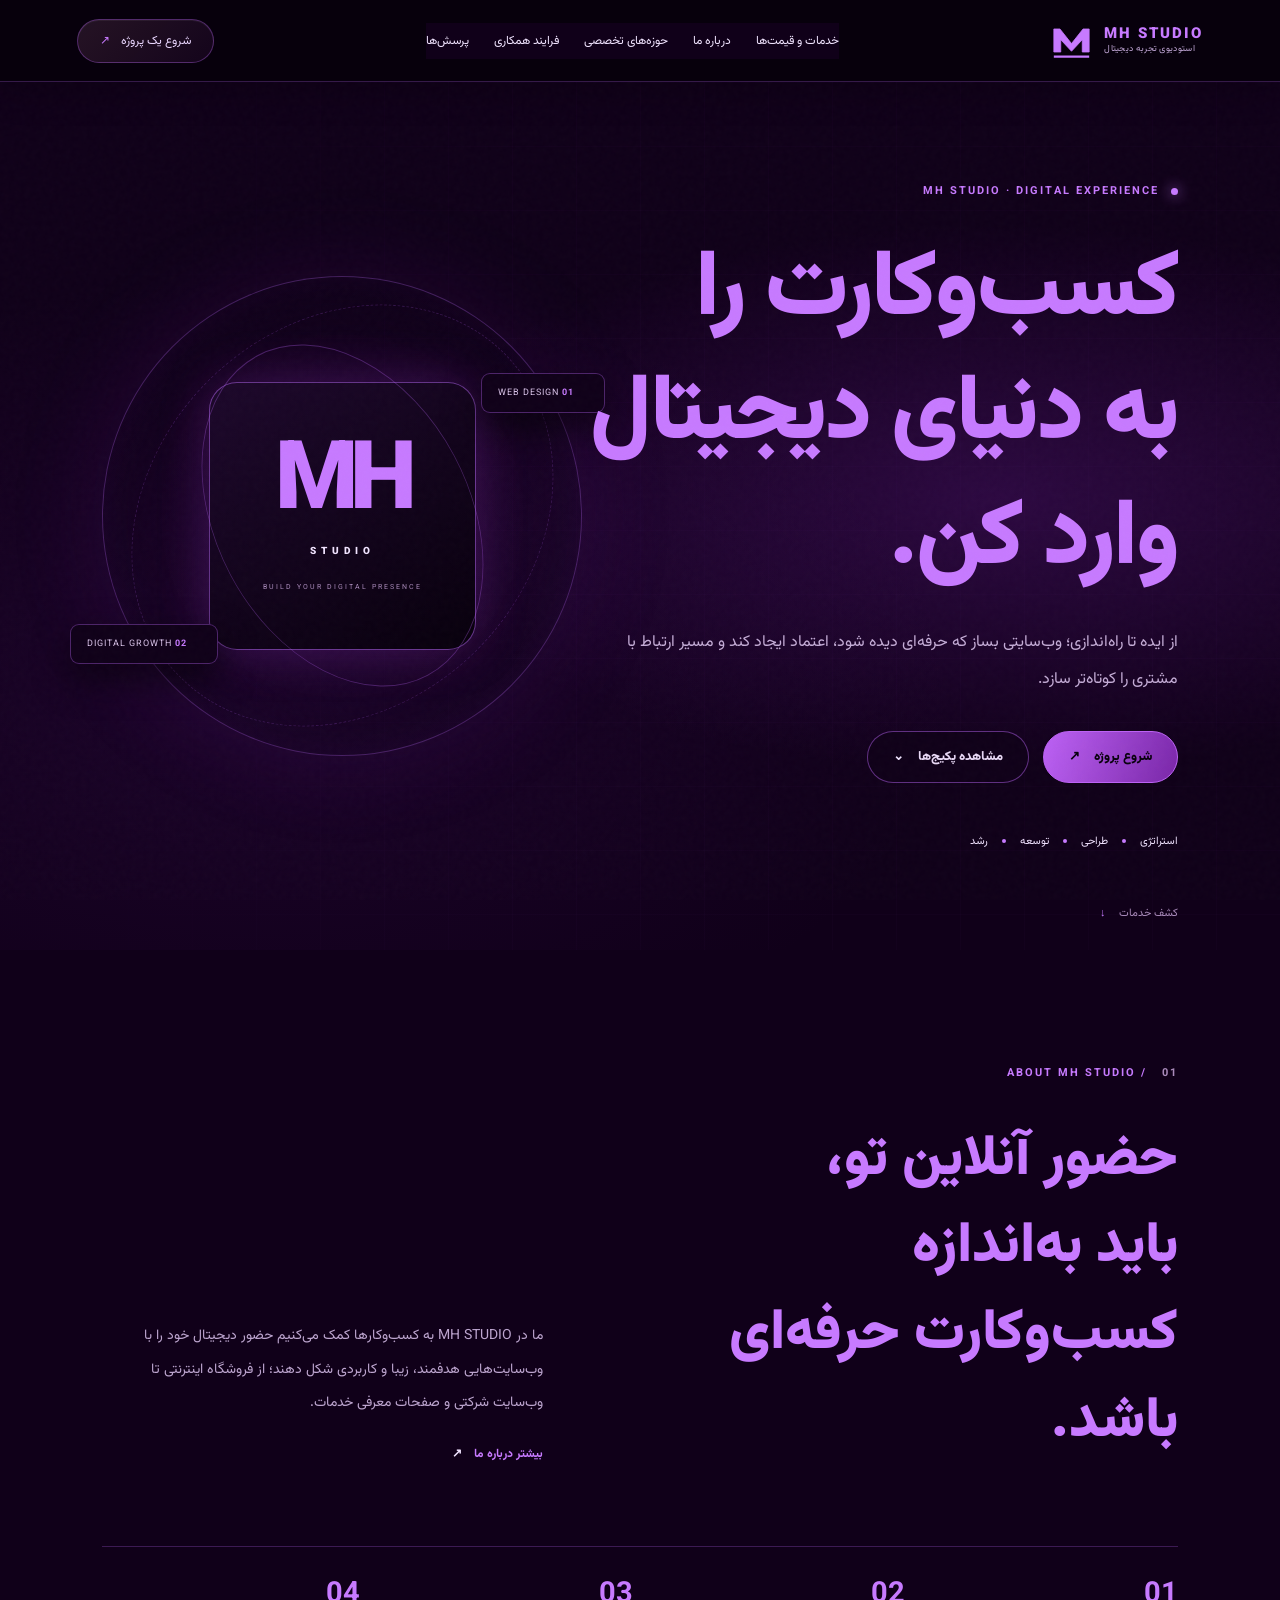
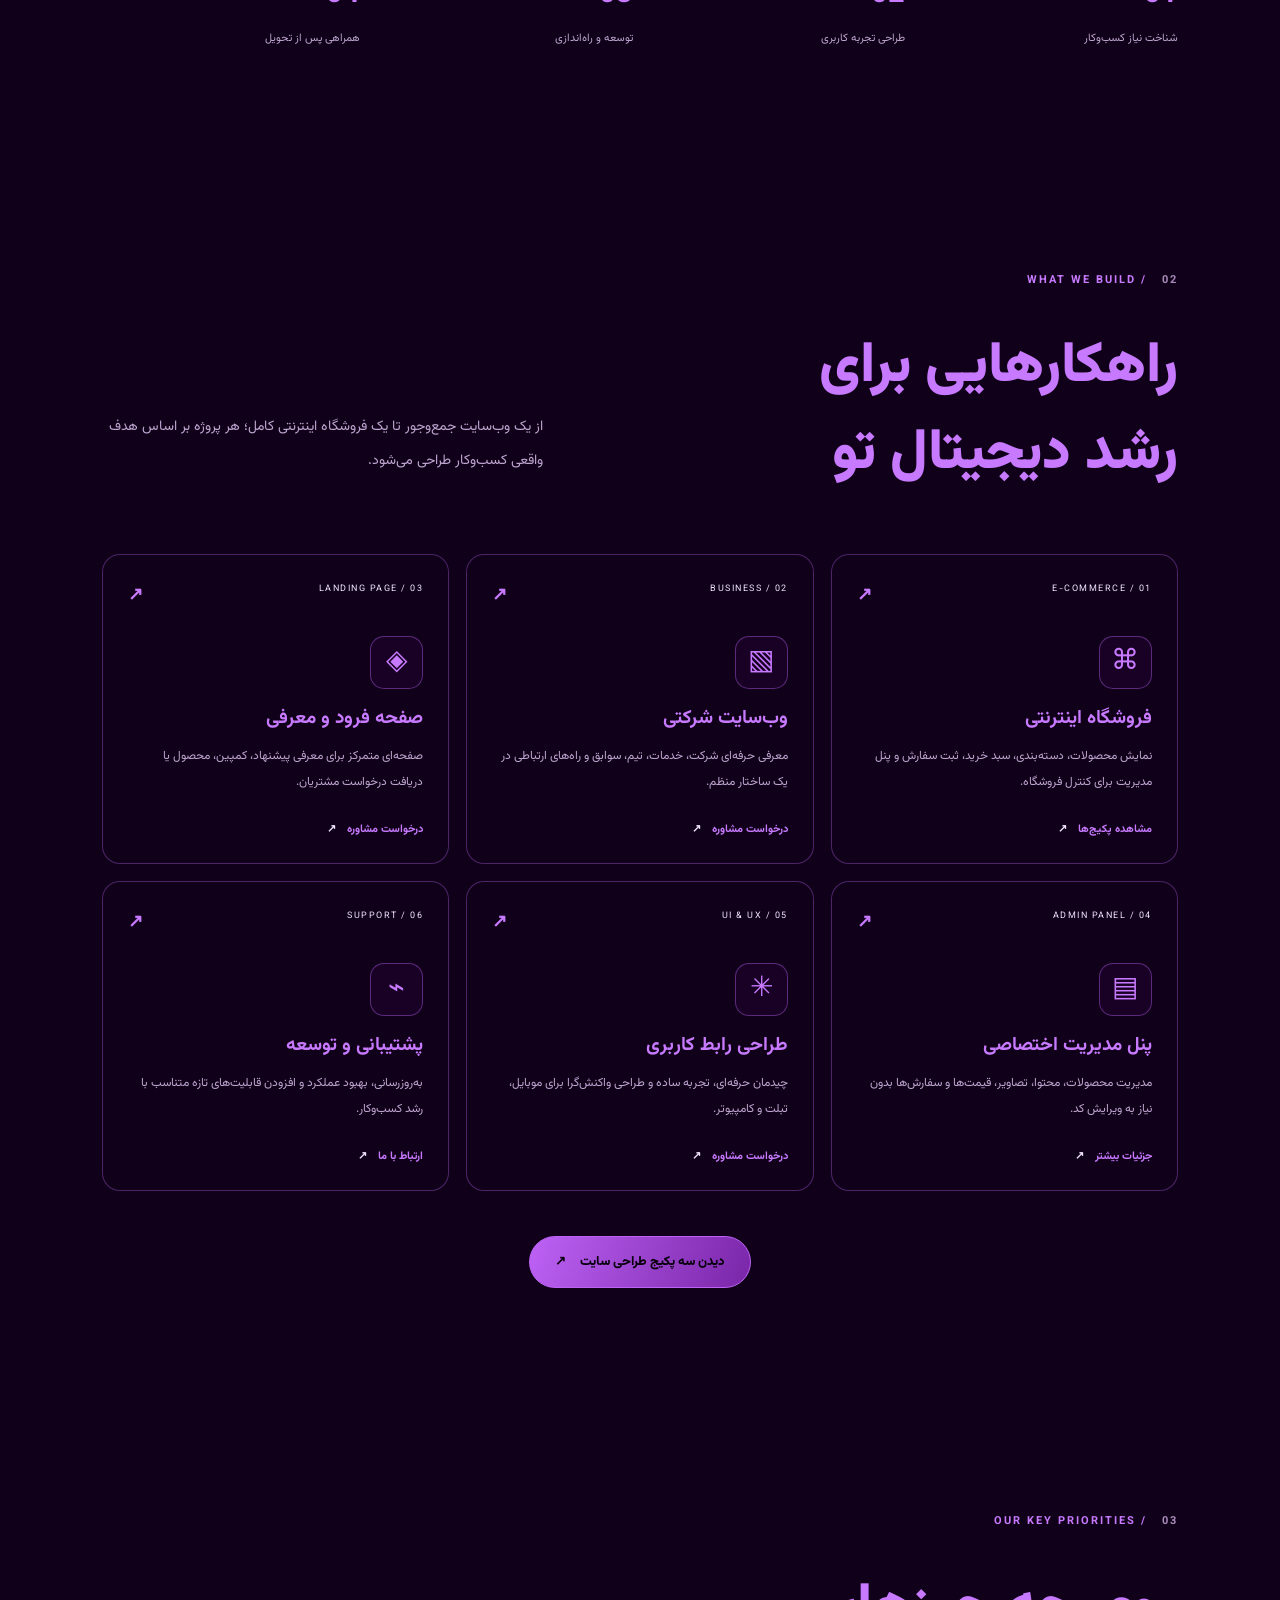
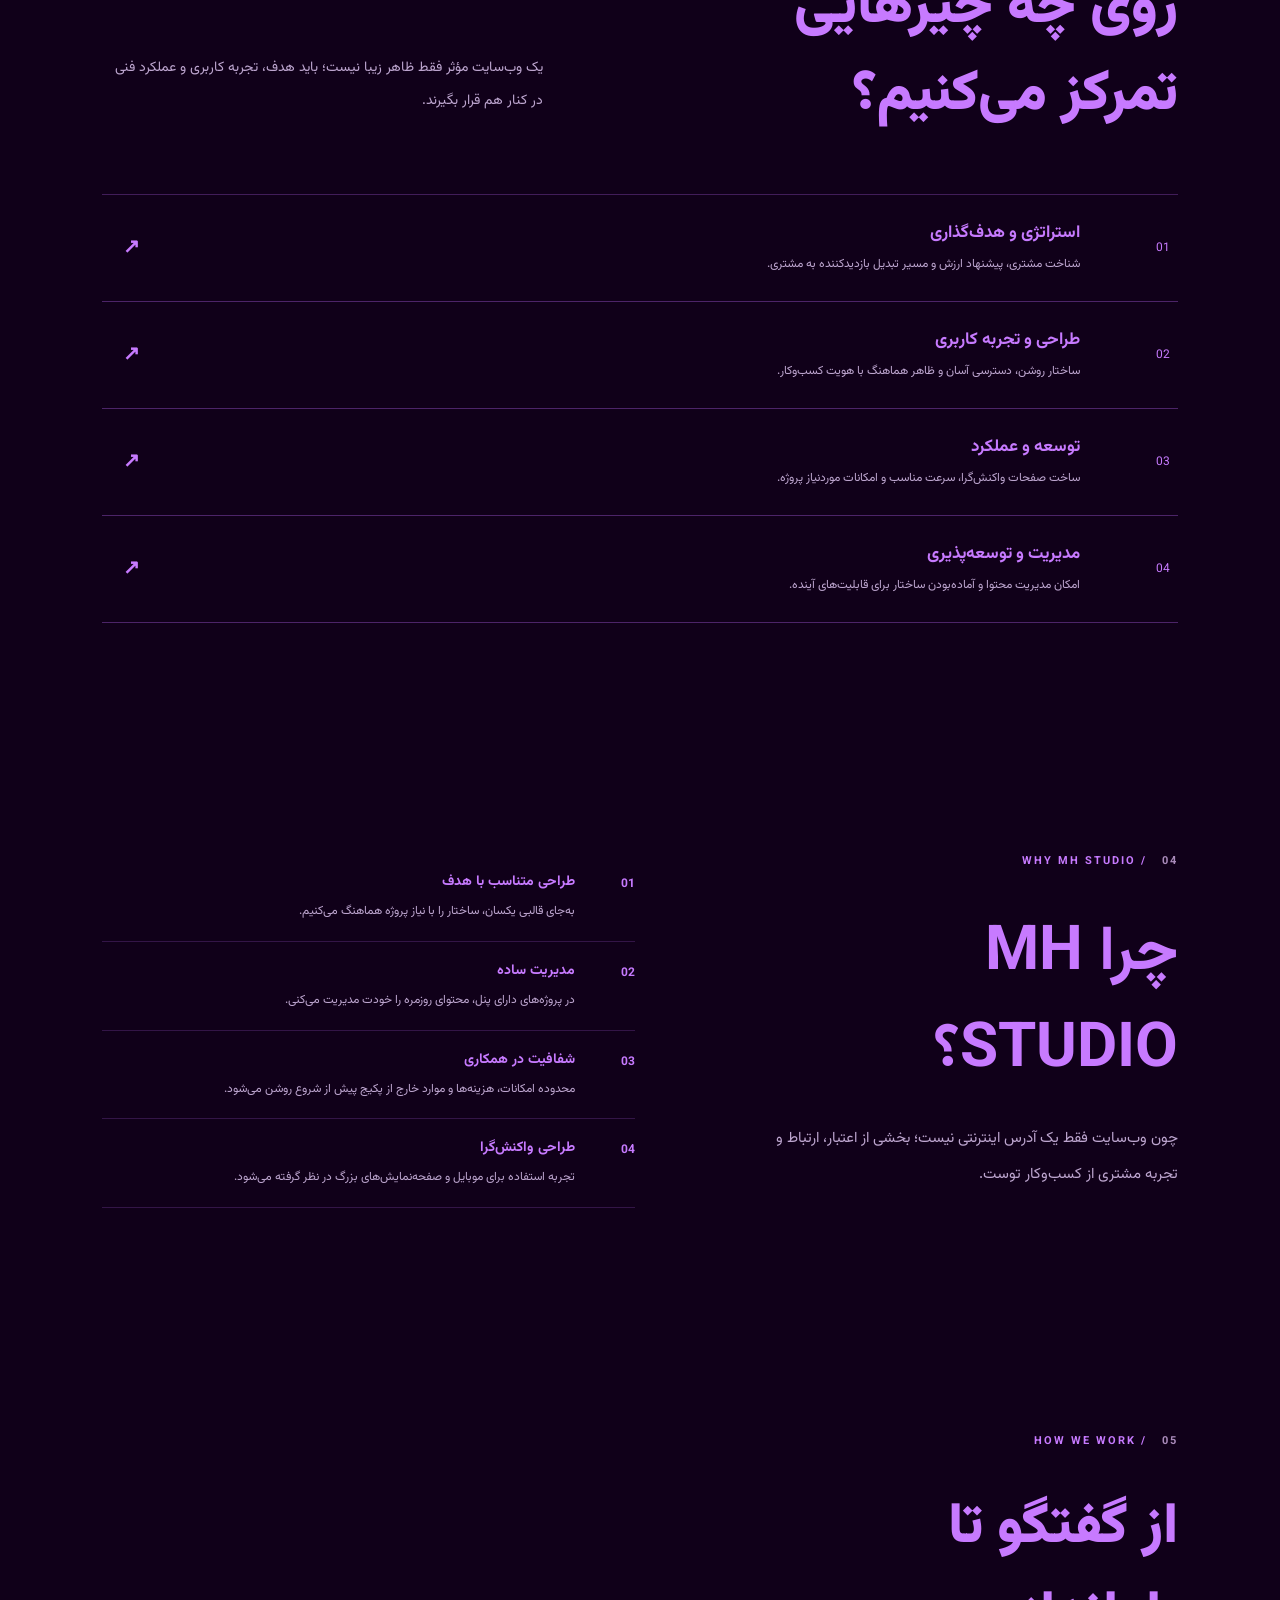
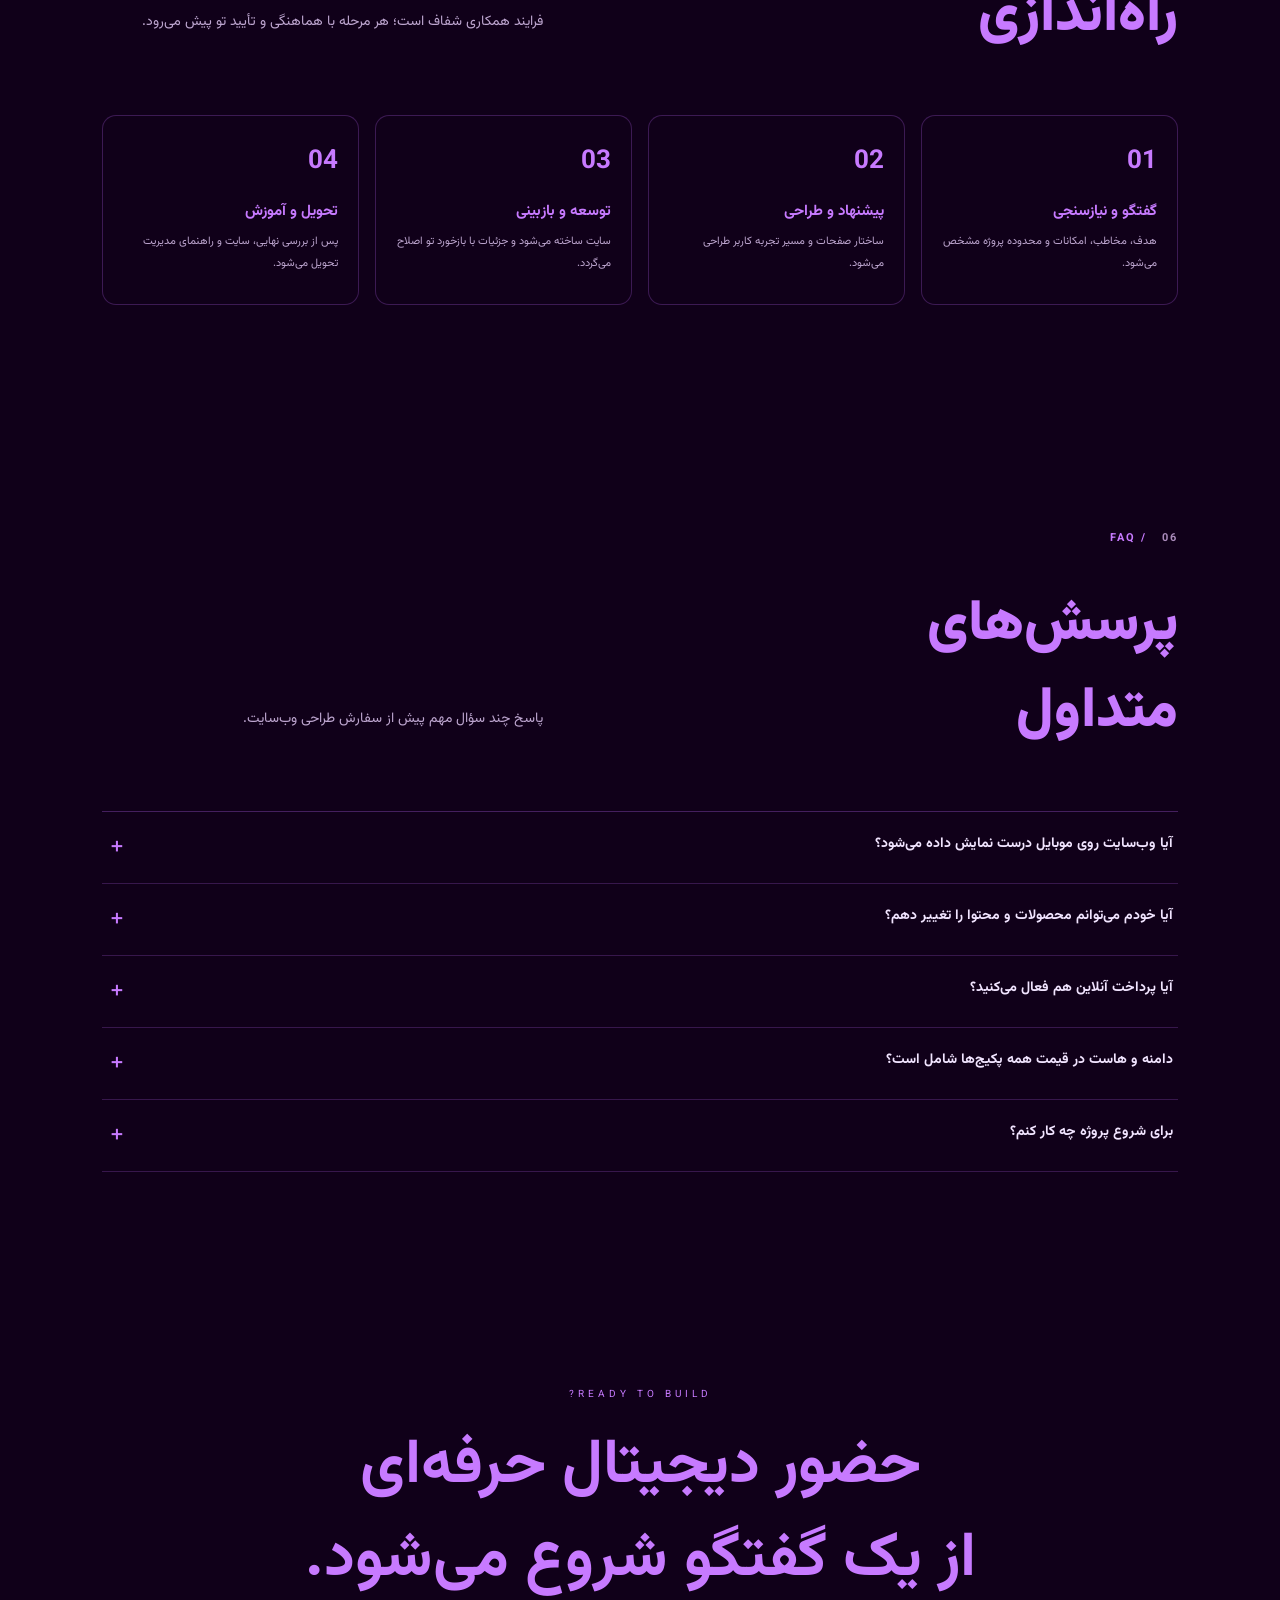
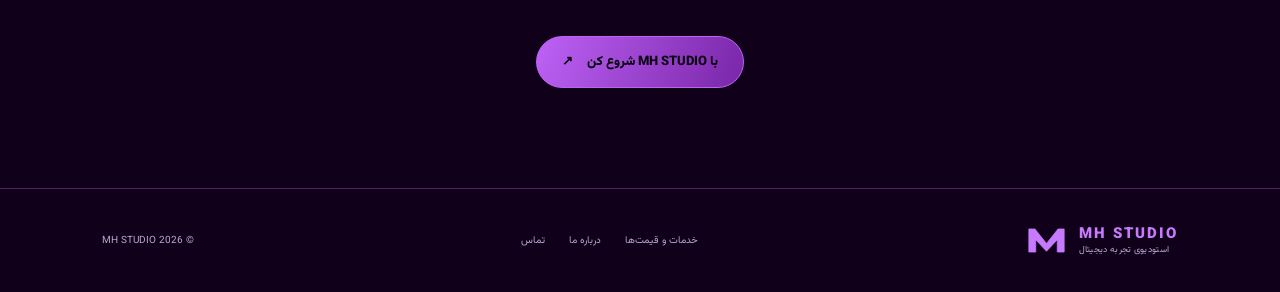
<file: index.html>
<!doctype html>
<html lang="fa" dir="rtl">
<head>
<meta charset="utf-8"><meta name="viewport" content="width=device-width,initial-scale=1">
<meta name="theme-color" content="#08000d">
<meta name="description" content="MH STUDIO — طراحی و توسعه وب‌سایت‌های حرفه‌ای، فروشگاهی و هویت دیجیتال برای کسب‌وکارها.">
<title>MH STUDIO | طراحی و توسعه تجربه‌های دیجیتال</title>
<link rel="preconnect" href="https://fonts.googleapis.com"><link rel="preconnect" href="https://fonts.gstatic.com" crossorigin>
<link href="https://fonts.googleapis.com/css2?family=Vazirmatn:wght@300;400;500;600;700;800;900&display=swap" rel="stylesheet">
<link rel="stylesheet" href="style.css">
</head>
<body class="mr7-inspired">
<div class="noise"></div>
<header class="site-header" id="top">
 <a class="brand" href="index.html" aria-label="MH STUDIO"><svg class="brand-mark" viewBox="0 0 56 56" aria-hidden="true"><path d="M5 43V13h8l15 19 15-19h8v30h-9V27L28 42 14 27v16z" fill="currentColor"/><path d="M5 49h46" stroke="currentColor" stroke-width="3"/></svg><span><b>MH STUDIO</b><small>استودیوی تجربه دیجیتال</small></span></a>
 <button class="menu-toggle" aria-label="باز کردن منو" aria-expanded="false"><i></i><i></i></button>
 <nav class="main-nav"><a href="services.html">خدمات و قیمت‌ها</a><a href="#about">درباره ما</a><a href="#focus">حوزه‌های تخصصی</a><a href="#process">فرایند همکاری</a><a href="#faq">پرسش‌ها</a></nav>
 <a class="header-cta" href="contact.html">شروع یک پروژه <span>↗</span></a>
</header>
<main>
<section class="mr-hero">
 <div class="mr-hero-glow"></div><div class="mr-hero-grid"></div>
 <div class="mr-hero-inner">
  <p class="mr-kicker"><span></span> MH STUDIO · DIGITAL EXPERIENCE</p>
  <h1>کسب‌وکارت را<br>به <em>دنیای دیجیتال</em><br>وارد کن.</h1>
  <p class="mr-hero-sub">از ایده تا راه‌اندازی؛ وب‌سایتی بساز که حرفه‌ای دیده شود، اعتماد ایجاد کند و مسیر ارتباط با مشتری را کوتاه‌تر سازد.</p>
  <div class="mr-hero-actions"><a class="mr-btn mr-btn-primary" href="contact.html">شروع پروژه <span>↗</span></a><a class="mr-btn mr-btn-ghost" href="services.html">مشاهده پکیج‌ها <span>⌄</span></a></div>
  <div class="mr-hero-note"><span>استراتژی</span><i></i><span>طراحی</span><i></i><span>توسعه</span><i></i><span>رشد</span></div>
 </div>
 <div class="mr-hero-art" aria-hidden="true"><div class="mr-orbit orbit-1"></div><div class="mr-orbit orbit-2"></div><div class="mr-art-core"><div class="mr-art-logo">MH<span>STUDIO</span></div><div class="mr-art-caption">BUILD YOUR DIGITAL PRESENCE</div></div><div class="mr-float mr-float-a">WEB DESIGN <b>01</b></div><div class="mr-float mr-float-b">DIGITAL GROWTH <b>02</b></div></div>
 <a class="mr-scroll" href="#services">کشف خدمات <span>↓</span></a>
</section>
<section class="mr-intro mr-wrap" id="about">
 <div class="mr-section-eyebrow"><span>01</span> / ABOUT MH STUDIO</div>
 <div class="mr-intro-grid"><h2>حضور آنلاین تو،<br><em>باید به‌اندازه کسب‌وکارت حرفه‌ای باشد.</em></h2><div><p>ما در MH STUDIO به کسب‌وکارها کمک می‌کنیم حضور دیجیتال خود را با وب‌سایت‌هایی هدفمند، زیبا و کاربردی شکل دهند؛ از فروشگاه اینترنتی تا وب‌سایت شرکتی و صفحات معرفی خدمات.</p><a class="mr-text-link" href="about.html">بیشتر درباره ما <span>↗</span></a></div></div>
 <div class="mr-stat-row"><div><b>01</b><span>شناخت نیاز کسب‌وکار</span></div><div><b>02</b><span>طراحی تجربه کاربری</span></div><div><b>03</b><span>توسعه و راه‌اندازی</span></div><div><b>04</b><span>همراهی پس از تحویل</span></div></div>
</section>
<section class="mr-services" id="services"><div class="mr-wrap">
 <div class="mr-section-eyebrow"><span>02</span> / WHAT WE BUILD</div>
 <div class="mr-heading-row"><h2>راهکارهایی برای<br><em>رشد دیجیتال تو</em></h2><p>از یک وب‌سایت جمع‌وجور تا یک فروشگاه اینترنتی کامل؛ هر پروژه بر اساس هدف واقعی کسب‌وکار طراحی می‌شود.</p></div>
 <div class="mr-service-grid">
  <article class="mr-service-card"><div class="mr-card-top"><span>01 / E-COMMERCE</span><b>↗</b></div><div class="mr-service-icon">⌘</div><h3>فروشگاه اینترنتی</h3><p>نمایش محصولات، دسته‌بندی، سبد خرید، ثبت سفارش و پنل مدیریت برای کنترل فروشگاه.</p><a href="services.html">مشاهده پکیج‌ها <span>↗</span></a></article>
  <article class="mr-service-card"><div class="mr-card-top"><span>02 / BUSINESS</span><b>↗</b></div><div class="mr-service-icon">▧</div><h3>وب‌سایت شرکتی</h3><p>معرفی حرفه‌ای شرکت، خدمات، تیم، سوابق و راه‌های ارتباطی در یک ساختار منظم.</p><a href="contact.html">درخواست مشاوره <span>↗</span></a></article>
  <article class="mr-service-card"><div class="mr-card-top"><span>03 / LANDING PAGE</span><b>↗</b></div><div class="mr-service-icon">◈</div><h3>صفحه فرود و معرفی</h3><p>صفحه‌ای متمرکز برای معرفی پیشنهاد، کمپین، محصول یا دریافت درخواست مشتریان.</p><a href="contact.html">درخواست مشاوره <span>↗</span></a></article>
  <article class="mr-service-card"><div class="mr-card-top"><span>04 / ADMIN PANEL</span><b>↗</b></div><div class="mr-service-icon">▤</div><h3>پنل مدیریت اختصاصی</h3><p>مدیریت محصولات، محتوا، تصاویر، قیمت‌ها و سفارش‌ها بدون نیاز به ویرایش کد.</p><a href="contact.html">جزئیات بیشتر <span>↗</span></a></article>
  <article class="mr-service-card"><div class="mr-card-top"><span>05 / UI & UX</span><b>↗</b></div><div class="mr-service-icon">✳</div><h3>طراحی رابط کاربری</h3><p>چیدمان حرفه‌ای، تجربه ساده و طراحی واکنش‌گرا برای موبایل، تبلت و کامپیوتر.</p><a href="contact.html">درخواست مشاوره <span>↗</span></a></article>
  <article class="mr-service-card"><div class="mr-card-top"><span>06 / SUPPORT</span><b>↗</b></div><div class="mr-service-icon">⌁</div><h3>پشتیبانی و توسعه</h3><p>به‌روزرسانی، بهبود عملکرد و افزودن قابلیت‌های تازه متناسب با رشد کسب‌وکار.</p><a href="contact.html">ارتباط با ما <span>↗</span></a></article>
 </div><div class="mr-center"><a class="mr-btn mr-btn-primary" href="services.html">دیدن سه پکیج طراحی سایت <span>↗</span></a></div>
</div></section>
<section class="mr-focus mr-wrap" id="focus"><div class="mr-section-eyebrow"><span>03</span> / OUR KEY PRIORITIES</div><div class="mr-heading-row"><h2>روی چه چیزهایی<br><em>تمرکز می‌کنیم؟</em></h2><p>یک وب‌سایت مؤثر فقط ظاهر زیبا نیست؛ باید هدف، تجربه کاربری و عملکرد فنی در کنار هم قرار بگیرند.</p></div>
 <div class="mr-focus-list"><article><span>01</span><div><h3>استراتژی و هدف‌گذاری</h3><p>شناخت مشتری، پیشنهاد ارزش و مسیر تبدیل بازدیدکننده به مشتری.</p></div><b>↗</b></article><article><span>02</span><div><h3>طراحی و تجربه کاربری</h3><p>ساختار روشن، دسترسی آسان و ظاهر هماهنگ با هویت کسب‌وکار.</p></div><b>↗</b></article><article><span>03</span><div><h3>توسعه و عملکرد</h3><p>ساخت صفحات واکنش‌گرا، سرعت مناسب و امکانات موردنیاز پروژه.</p></div><b>↗</b></article><article><span>04</span><div><h3>مدیریت و توسعه‌پذیری</h3><p>امکان مدیریت محتوا و آماده‌بودن ساختار برای قابلیت‌های آینده.</p></div><b>↗</b></article></div>
</section>
<section class="mr-why" id="why"><div class="mr-wrap mr-why-grid"><div><div class="mr-section-eyebrow"><span>04</span> / WHY MH STUDIO</div><h2>چرا MH STUDIO؟</h2><p class="mr-why-lead">چون وب‌سایت فقط یک آدرس اینترنتی نیست؛ بخشی از اعتبار، ارتباط و تجربه مشتری از کسب‌وکار توست.</p></div><div class="mr-why-points"><div><b>01</b><p><strong>طراحی متناسب با هدف</strong><span>به‌جای قالبی یکسان، ساختار را با نیاز پروژه هماهنگ می‌کنیم.</span></p></div><div><b>02</b><p><strong>مدیریت ساده</strong><span>در پروژه‌های دارای پنل، محتوای روزمره را خودت مدیریت می‌کنی.</span></p></div><div><b>03</b><p><strong>شفافیت در همکاری</strong><span>محدوده امکانات، هزینه‌ها و موارد خارج از پکیج پیش از شروع روشن می‌شود.</span></p></div><div><b>04</b><p><strong>طراحی واکنش‌گرا</strong><span>تجربه استفاده برای موبایل و صفحه‌نمایش‌های بزرگ در نظر گرفته می‌شود.</span></p></div></div></div></section>
<section class="mr-process mr-wrap" id="process"><div class="mr-section-eyebrow"><span>05</span> / HOW WE WORK</div><div class="mr-heading-row"><h2>از گفتگو تا<br><em>راه‌اندازی</em></h2><p>فرایند همکاری شفاف است؛ هر مرحله با هماهنگی و تأیید تو پیش می‌رود.</p></div><div class="mr-steps"><div><b>01</b><h3>گفتگو و نیازسنجی</h3><p>هدف، مخاطب، امکانات و محدوده پروژه مشخص می‌شود.</p></div><div><b>02</b><h3>پیشنهاد و طراحی</h3><p>ساختار صفحات و مسیر تجربه کاربر طراحی می‌شود.</p></div><div><b>03</b><h3>توسعه و بازبینی</h3><p>سایت ساخته می‌شود و جزئیات با بازخورد تو اصلاح می‌گردد.</p></div><div><b>04</b><h3>تحویل و آموزش</h3><p>پس از بررسی نهایی، سایت و راهنمای مدیریت تحویل می‌شود.</p></div></div></section>
<section class="mr-faq" id="faq"><div class="mr-wrap"><div class="mr-section-eyebrow"><span>06</span> / FAQ</div><div class="mr-heading-row"><h2>پرسش‌های<br><em>متداول</em></h2><p>پاسخ چند سؤال مهم پیش از سفارش طراحی وب‌سایت.</p></div><div class="mr-faq-list">
 <details><summary>آیا وب‌سایت روی موبایل درست نمایش داده می‌شود؟ <span>＋</span></summary><p>بله. طراحی واکنش‌گرا برای موبایل، تبلت و کامپیوتر در ساختار پروژه در نظر گرفته می‌شود.</p></details>
 <details><summary>آیا خودم می‌توانم محصولات و محتوا را تغییر دهم؟ <span>＋</span></summary><p>در پکیج‌هایی که پنل مدیریت دارند، می‌توانی محصولات، تصاویر، قیمت‌ها و اطلاعات قابل مدیریت را بدون ویرایش کد تغییر دهی.</p></details>
 <details><summary>آیا پرداخت آنلاین هم فعال می‌کنید؟ <span>＋</span></summary><p>روش ثبت سفارش و پرداخت بر اساس نیاز و امکانات در دسترس کسب‌وکار تعیین می‌شود. امکان ثبت سفارش از طریق واتساپ نیز وجود دارد.</p></details>
 <details><summary>دامنه و هاست در قیمت همه پکیج‌ها شامل است؟ <span>＋</span></summary><p>خیر. دامنه و هاست فقط در پکیجی شامل می‌شود که صریحاً در جزئیات آن ذکر شده باشد.</p></details>
 <details><summary>برای شروع پروژه چه کار کنم؟ <span>＋</span></summary><p>از صفحه تماس پیام بده و نوع کسب‌وکار، امکانات موردنیاز و پکیج مدنظرت را توضیح بده.</p></details>
 </div></div></section>
<section class="mr-final-cta"><div class="mr-wrap"><p>READY TO BUILD?</p><h2>حضور دیجیتال حرفه‌ای<br><em>از یک گفتگو شروع می‌شود.</em></h2><a class="mr-btn mr-btn-primary" href="contact.html">با MH STUDIO شروع کن <span>↗</span></a></div></section>
</main>
<footer class="mr-footer"><div class="mr-wrap mr-footer-row"><a class="brand" href="index.html"><svg class="brand-mark" viewBox="0 0 56 56"><path d="M5 43V13h8l15 19 15-19h8v30h-9V27L28 42 14 27v16z" fill="currentColor"/></svg><span><b>MH STUDIO</b><small>استودیوی تجربه دیجیتال</small></span></a><div><a href="services.html">خدمات و قیمت‌ها</a><a href="about.html">درباره ما</a><a href="contact.html">تماس</a></div><span>© 2026 MH STUDIO</span></div></footer>
<script>
const menuBtn=document.querySelector('.menu-toggle'),nav=document.querySelector('.main-nav');menuBtn.addEventListener('click',()=>{const open=nav.classList.toggle('is-open');menuBtn.setAttribute('aria-expanded',String(open));});nav.querySelectorAll('a').forEach(a=>a.addEventListener('click',()=>{nav.classList.remove('is-open');menuBtn.setAttribute('aria-expanded','false');}));
const reveal=new IntersectionObserver(entries=>entries.forEach(e=>{if(e.isIntersecting){e.target.classList.add('in-view');reveal.unobserve(e.target)}}),{threshold:.12});document.querySelectorAll('.mr-service-card,.mr-focus-list article,.mr-steps>div,.mr-intro-grid').forEach(el=>reveal.observe(el));
</script>
</body></html>
</file>
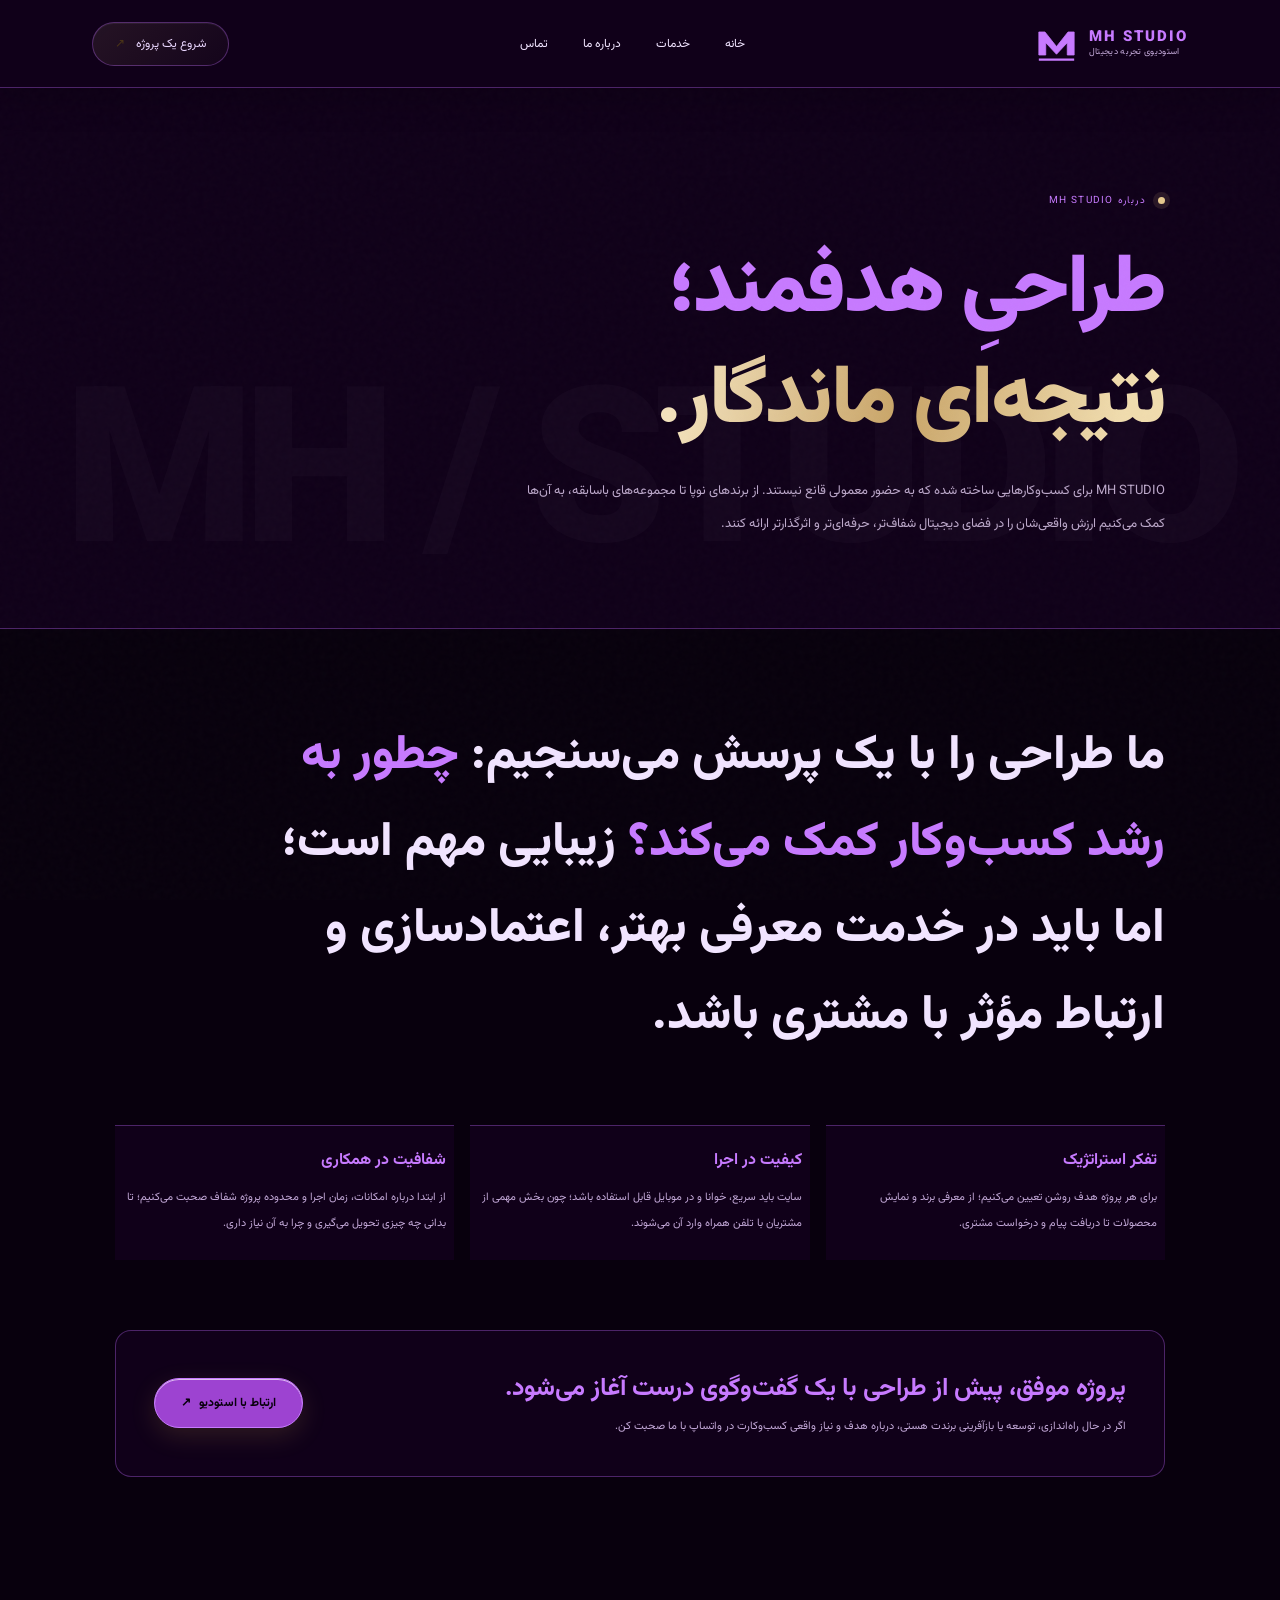
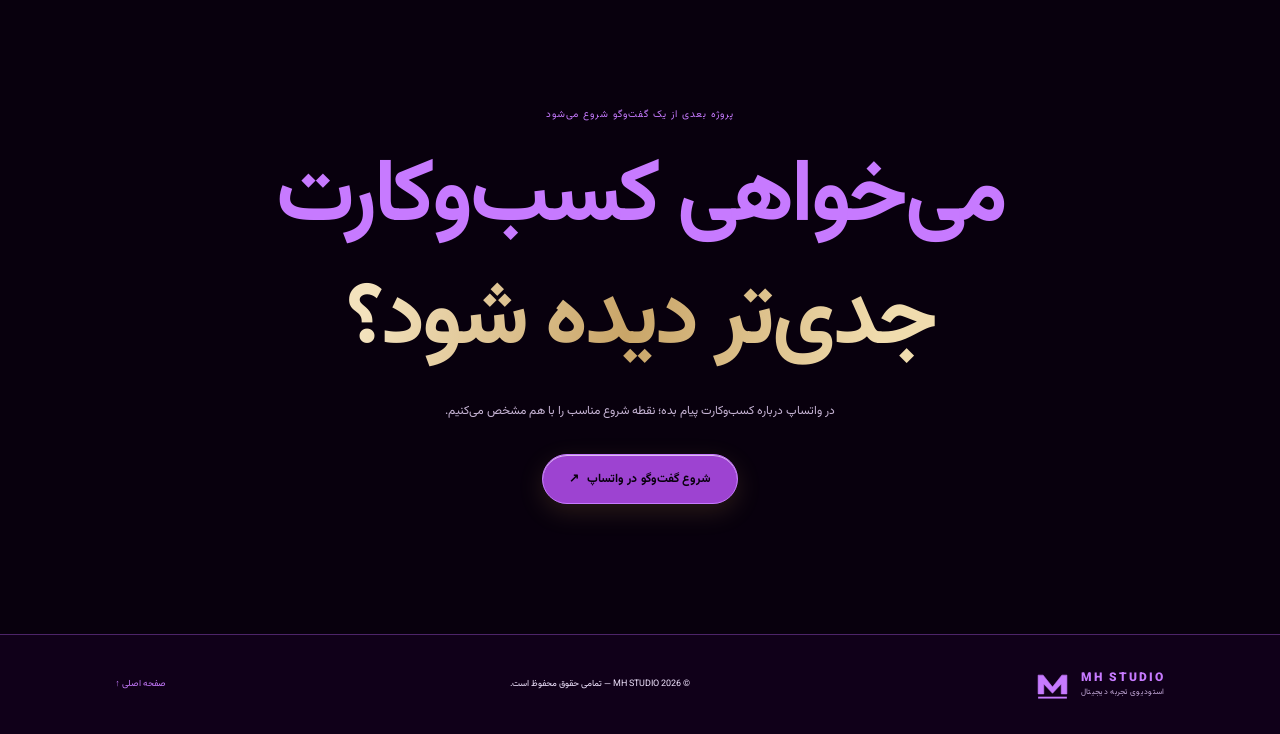
<file: about.html>
<!doctype html>
<html lang="fa" dir="rtl"><head><meta charset="utf-8"><meta name="viewport" content="width=device-width,initial-scale=1"><meta name="theme-color" content="#0b0012"><meta name="description" content="MH STUDIO — استودیوی مستقل طراحی تجربه‌های دیجیتال، وب‌سایت و هویت برند."><title>درباره ما | MH STUDIO</title><link rel="preconnect" href="https://fonts.googleapis.com"><link rel="preconnect" href="https://fonts.gstatic.com" crossorigin><link href="https://fonts.googleapis.com/css2?family=Vazirmatn:wght@300;400;500;600;700;800;900&display=swap" rel="stylesheet"><link rel="stylesheet" href="style.css"></head><body><div class="noise"></div><header class="site-header"><a class="brand" href="index.html"><svg class="brand-mark" viewBox="0 0 56 56" aria-label="MH"><path d="M5 43V13h8l15 19 15-19h8v30h-9V27L28 42 14 27v16z" fill="currentColor"/><path d="M5 49h46" stroke="#d18bff" stroke-width="3"/></svg><span><b>MH STUDIO</b><small>استودیوی تجربه دیجیتال</small></span></a><button class="menu-toggle" aria-label="باز کردن منو" aria-expanded="false"><i></i><i></i></button><nav class="main-nav"><a href="index.html">خانه</a><a href="services.html">خدمات</a><a href="about.html">درباره ما</a><a href="contact.html">تماس</a></nav><a class="header-cta" href="contact.html">شروع یک پروژه <span>↗</span></a></header>
<main><section class="page-hero"><div class="eyebrow"><span class="pulse"></span> درباره MH STUDIO</div><h1>طراحیِ هدفمند؛<br><span>نتیجه‌ای ماندگار.</span></h1><p>MH STUDIO برای کسب‌وکارهایی ساخته شده که به حضور معمولی قانع نیستند. از برندهای نوپا تا مجموعه‌های باسابقه، به آن‌ها کمک می‌کنیم ارزش واقعی‌شان را در فضای دیجیتال شفاف‌تر، حرفه‌ای‌تر و اثرگذارتر ارائه کنند.</p></section>
<section class="page-content section-shell"><p class="about-statement">ما طراحی را با یک پرسش می‌سنجیم: <span>چطور به رشد کسب‌وکار کمک می‌کند؟</span> زیبایی مهم است؛ اما باید در خدمت معرفی بهتر، اعتمادسازی و ارتباط مؤثر با مشتری باشد.</p><div class="values-list"><article class="value-card"><h3>تفکر استراتژیک</h3><p>برای هر پروژه هدف روشن تعیین می‌کنیم؛ از معرفی برند و نمایش محصولات تا دریافت پیام و درخواست مشتری.</p></article><article class="value-card"><h3>کیفیت در اجرا</h3><p>سایت باید سریع، خوانا و در موبایل قابل استفاده باشد؛ چون بخش مهمی از مشتریان با تلفن همراه وارد آن می‌شوند.</p></article><article class="value-card"><h3>شفافیت در همکاری</h3><p>از ابتدا درباره امکانات، زمان اجرا و محدوده پروژه شفاف صحبت می‌کنیم؛ تا بدانی چه چیزی تحویل می‌گیری و چرا به آن نیاز داری.</p></article></div>
<div class="page-cta"><div><h2>پروژه موفق، پیش از طراحی با یک گفت‌وگوی درست آغاز می‌شود.</h2><p>اگر در حال راه‌اندازی، توسعه یا بازآفرینی برندت هستی، درباره هدف و نیاز واقعی کسب‌وکارت در واتساپ با ما صحبت کن.</p></div><a class="button button-primary" href="contact.html">ارتباط با استودیو <span>↗</span></a></div></section></main><section class="contact section-shell"><div class="contact-inner"><p class="kicker">پروژه بعدی از یک گفت‌وگو شروع می‌شود</p><h2>می‌خواهی کسب‌وکارت<br><span>جدی‌تر دیده شود؟</span></h2><p>در واتساپ درباره کسب‌وکارت پیام بده؛ نقطه شروع مناسب را با هم مشخص می‌کنیم.</p><a class="button button-primary" href="https://wa.me/93749087236" target="_blank" rel="noopener">شروع گفت‌وگو در واتساپ <span>↗</span></a></div></section><footer class="site-footer"><a class="brand footer-brand" href="index.html"><svg class="brand-mark" viewBox="0 0 56 56"><path d="M5 43V13h8l15 19 15-19h8v30h-9V27L28 42 14 27v16z" fill="currentColor"/><path d="M5 49h46" stroke="#d18bff" stroke-width="3"/></svg><span><b>MH STUDIO</b><small>استودیوی تجربه دیجیتال</small></span></a><span>© 2026 MH STUDIO — تمامی حقوق محفوظ است.</span><a href="index.html" class="back-top">صفحه اصلی ↑</a></footer><script>const b=document.querySelector('.menu-toggle'),n=document.querySelector('.main-nav');b.addEventListener('click',()=>{const o=n.classList.toggle('is-open');b.setAttribute('aria-expanded',String(o));});n.querySelectorAll('a').forEach(a=>a.addEventListener('click',()=>n.classList.remove('is-open')));</script></body></html>
</file>
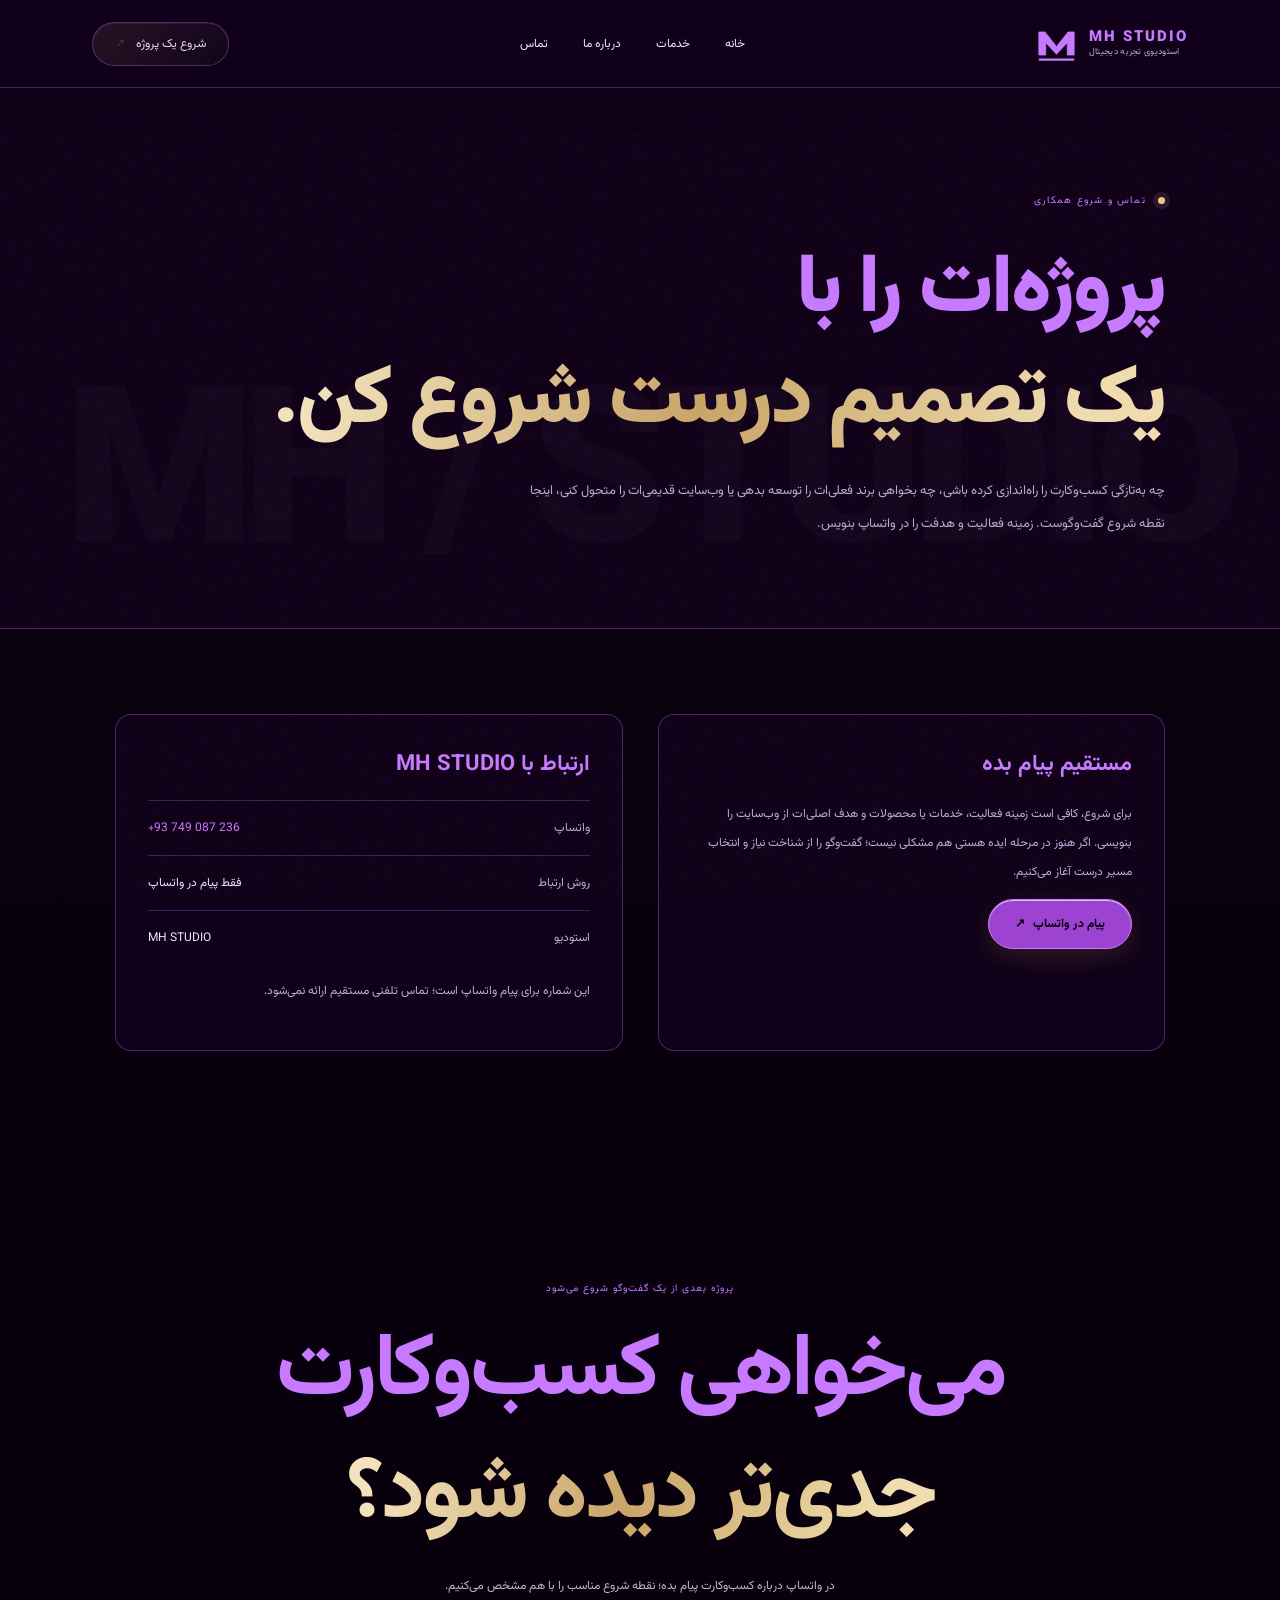
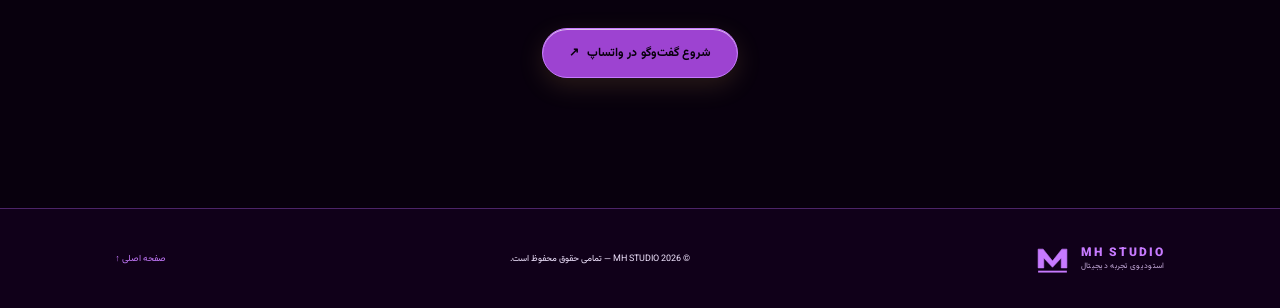
<file: contact.html>
<!doctype html>
<html lang="fa" dir="rtl"><head><meta charset="utf-8"><meta name="viewport" content="width=device-width,initial-scale=1"><meta name="theme-color" content="#0b0012"><meta name="description" content="MH STUDIO — استودیوی مستقل طراحی تجربه‌های دیجیتال، وب‌سایت و هویت برند."><title>تماس با ما | MH STUDIO</title><link rel="preconnect" href="https://fonts.googleapis.com"><link rel="preconnect" href="https://fonts.gstatic.com" crossorigin><link href="https://fonts.googleapis.com/css2?family=Vazirmatn:wght@300;400;500;600;700;800;900&display=swap" rel="stylesheet"><link rel="stylesheet" href="style.css"></head><body><div class="noise"></div><header class="site-header"><a class="brand" href="index.html"><svg class="brand-mark" viewBox="0 0 56 56" aria-label="MH"><path d="M5 43V13h8l15 19 15-19h8v30h-9V27L28 42 14 27v16z" fill="currentColor"/><path d="M5 49h46" stroke="#d18bff" stroke-width="3"/></svg><span><b>MH STUDIO</b><small>استودیوی تجربه دیجیتال</small></span></a><button class="menu-toggle" aria-label="باز کردن منو" aria-expanded="false"><i></i><i></i></button><nav class="main-nav"><a href="index.html">خانه</a><a href="services.html">خدمات</a><a href="about.html">درباره ما</a><a href="contact.html">تماس</a></nav><a class="header-cta" href="contact.html">شروع یک پروژه <span>↗</span></a></header>
<main><section class="page-hero"><div class="eyebrow"><span class="pulse"></span> تماس و شروع همکاری</div><h1>پروژه‌ات را با<br><span>یک تصمیم درست شروع کن.</span></h1><p>چه به‌تازگی کسب‌وکارت را راه‌اندازی کرده باشی، چه بخواهی برند فعلی‌ات را توسعه بدهی یا وب‌سایت قدیمی‌ات را متحول کنی، اینجا نقطه شروع گفت‌وگوست. زمینه فعالیت و هدفت را در واتساپ بنویس.</p></section>
<section class="page-content section-shell"><div class="contact-layout"><div class="contact-panel"><h2>مستقیم پیام بده</h2><p>برای شروع، کافی است زمینه فعالیت، خدمات یا محصولات و هدف اصلی‌ات از وب‌سایت را بنویسی. اگر هنوز در مرحله ایده هستی هم مشکلی نیست؛ گفت‌وگو را از شناخت نیاز و انتخاب مسیر درست آغاز می‌کنیم.</p><a class="button button-primary" href="https://wa.me/93749087236" target="_blank" rel="noopener">پیام در واتساپ <span>↗</span></a></div><div class="contact-panel"><h2>ارتباط با MH STUDIO</h2><div class="contact-method"><span>واتساپ</span><a href="https://wa.me/93749087236" target="_blank" rel="noopener">+93 749 087 236</a></div><div class="contact-method"><span>روش ارتباط</span><span>فقط پیام در واتساپ</span></div><div class="contact-method"><span>استودیو</span><span>MH STUDIO</span></div><p>این شماره برای پیام واتساپ است؛ تماس تلفنی مستقیم ارائه نمی‌شود.</p></div></div></section></main><section class="contact section-shell"><div class="contact-inner"><p class="kicker">پروژه بعدی از یک گفت‌وگو شروع می‌شود</p><h2>می‌خواهی کسب‌وکارت<br><span>جدی‌تر دیده شود؟</span></h2><p>در واتساپ درباره کسب‌وکارت پیام بده؛ نقطه شروع مناسب را با هم مشخص می‌کنیم.</p><a class="button button-primary" href="https://wa.me/93749087236" target="_blank" rel="noopener">شروع گفت‌وگو در واتساپ <span>↗</span></a></div></section><footer class="site-footer"><a class="brand footer-brand" href="index.html"><svg class="brand-mark" viewBox="0 0 56 56"><path d="M5 43V13h8l15 19 15-19h8v30h-9V27L28 42 14 27v16z" fill="currentColor"/><path d="M5 49h46" stroke="#d18bff" stroke-width="3"/></svg><span><b>MH STUDIO</b><small>استودیوی تجربه دیجیتال</small></span></a><span>© 2026 MH STUDIO — تمامی حقوق محفوظ است.</span><a href="index.html" class="back-top">صفحه اصلی ↑</a></footer><script>const b=document.querySelector('.menu-toggle'),n=document.querySelector('.main-nav');b.addEventListener('click',()=>{const o=n.classList.toggle('is-open');b.setAttribute('aria-expanded',String(o));});n.querySelectorAll('a').forEach(a=>a.addEventListener('click',()=>n.classList.remove('is-open')));</script></body></html>
</file>
<file: style.css>
:root{--bg:#0b0012;--panel:#16091f;--panel2:#21102f;--ink:#f3eee3;--muted:#aaa08e;--line:rgba(243,238,227,.13);--acid:#d18bff;--font:'Vazirmatn',sans-serif}*{box-sizing:border-box}html{scroll-behavior:smooth;scroll-padding-top:90px}body{margin:0;background:var(--bg);color:var(--ink);font-family:var(--font);overflow-x:hidden}a{color:inherit;text-decoration:none}button{font:inherit}.noise{position:fixed;inset:0;z-index:20;pointer-events:none;opacity:.035;background-image:url("data:image/svg+xml,%3Csvg viewBox='0 0 180 180' xmlns='http://www.w3.org/2000/svg'%3E%3Cfilter id='n'%3E%3CfeTurbulence type='fractalNoise' baseFrequency='.9' numOctaves='3' stitchTiles='stitch'/%3E%3C/filter%3E%3Crect width='100%25' height='100%25' filter='url(%23n)' opacity='.6'/%3E%3C/svg%3E")}.cursor-glow{position:fixed;z-index:0;pointer-events:none;width:420px;height:420px;left:var(--x,-500px);top:var(--y,-500px);transform:translate(-50%,-50%);background:radial-gradient(circle,rgba(209,139,255,.055),transparent 68%);transition:left .15s,top .15s}.site-header{height:88px;position:sticky;top:0;z-index:30;display:flex;align-items:center;justify-content:space-between;padding:0 7.2%;background:rgba(11,0,18,.88);backdrop-filter:blur(18px);border-bottom:1px solid var(--line)}.brand{display:flex;align-items:center;gap:11px;direction:ltr}.brand-mark{width:43px;height:43px;color:#f7efff}.brand span{display:flex;flex-direction:column;line-height:1.3;text-align:left}.brand b{font-size:15px;letter-spacing:2px;font-weight:900}.brand small{font-size:9px;color:var(--muted);letter-spacing:.3px}.main-nav{display:flex;gap:35px;color:#d0c0dc;font-size:12px}.main-nav a{transition:color .25s}.main-nav a:hover,.text-link:hover{color:var(--acid)}.header-cta{font-size:12px;border:1px solid var(--line);padding:11px 17px;border-radius:3px;transition:.25s}.header-cta span,.button span{color:var(--acid);margin-right:8px}.header-cta:hover{border-color:var(--acid);color:var(--acid)}.menu-toggle{display:none}.section-shell{padding-left:9%;padding-right:9%;position:relative}.hero{min-height:690px;height:calc(100svh - 88px);max-height:900px;display:grid;grid-template-columns:1.04fr .96fr;align-items:center;gap:5%;overflow:hidden}.hero-grid,.manifesto-grid{position:absolute;inset:0;pointer-events:none;background-image:linear-gradient(rgba(255,255,255,.035) 1px,transparent 1px),linear-gradient(90deg,rgba(255,255,255,.035) 1px,transparent 1px);background-size:76px 76px;mask-image:linear-gradient(90deg,transparent,#000 60%,transparent)}.hero-copy{position:relative;z-index:2;padding-bottom:25px}.eyebrow,.section-label{display:flex;align-items:center;gap:12px;color:var(--muted);font-size:10px;letter-spacing:1.2px}.pulse,.live-dot{color:var(--acid)}.pulse{width:7px;height:7px;border-radius:50%;background:var(--acid);box-shadow:0 0 0 5px rgba(209,139,255,.1);animation:pulse 2s infinite}.hero h1{font-size:clamp(48px,6.2vw,88px);line-height:1.32;letter-spacing:-3px;font-weight:900;margin:26px 0 19px}.hero h1 em{font-style:normal;color:var(--acid)}.outline-text{-webkit-text-stroke:1px rgba(240,242,235,.65);color:transparent}.hero-lead{max-width:510px;color:#bda9cb;font-size:14px;line-height:2.4}.hero-actions{display:flex;align-items:center;gap:28px;margin-top:32px}.button{display:inline-flex;align-items:center;justify-content:center;padding:14px 21px;font-size:12px;font-weight:700;border-radius:3px;transition:transform .25s,background .25s,border-color .25s}.button:hover{transform:translateY(-4px)}.button-primary{background:var(--acid);color:#190b22}.button-primary span{color:#190b22}.text-link{font-size:12px;color:#e1d1ef}.text-link span{color:var(--acid);margin-right:8px}.hero-meta{display:flex;align-items:center;gap:13px;margin-top:53px;color:#a38caf;font-size:9px;letter-spacing:1px}.hero-meta b{width:3px;height:3px;border-radius:50%;background:var(--acid)}.hero-visual{position:relative;z-index:2;max-width:550px;width:100%;justify-self:center;perspective:1000px}.visual-frame{height:455px;border:1px solid rgba(209,139,255,.26);background:radial-gradient(ellipse at 50% 45%,rgba(209,139,255,.11),transparent 48%),linear-gradient(140deg,#24102f,#100519 60%);position:relative;transform:rotateY(-7deg) rotateX(2deg);box-shadow:0 35px 100px rgba(0,0,0,.4);animation:float 7s ease-in-out infinite}.visual-top,.visual-bottom{position:absolute;left:22px;right:22px;display:flex;justify-content:space-between;color:#a68ab8;font-size:8px;letter-spacing:1.5px}.visual-top{top:20px}.visual-bottom{bottom:20px}.visual-core{position:absolute;inset:50px 0;display:grid;place-items:center}.core-ring{position:absolute;border:1px solid rgba(209,139,255,.23);border-radius:50%;aspect-ratio:1}.ring-a{width:260px;animation:spin 24s linear infinite}.ring-a:before,.ring-b:after{content:"";position:absolute;width:9px;height:9px;border-radius:50%;background:var(--acid);box-shadow:0 0 22px var(--acid);top:18%;left:14%}.ring-b{width:330px;border-style:dashed;opacity:.55;animation:spin 38s linear infinite reverse}.core-cross{font-size:108px;letter-spacing:-12px;font-weight:900;color:var(--acid);text-shadow:0 0 60px rgba(209,139,255,.17);direction:ltr}.core-cross span{font-size:14px;vertical-align:top;letter-spacing:0}.core-caption{position:absolute;bottom:17px;color:#ad91bd;font-size:8px;letter-spacing:4px}.float-card{position:absolute;display:flex;align-items:center;gap:12px;padding:13px 16px;background:rgba(20,26,20,.92);border:1px solid var(--line);box-shadow:0 15px 40px #0009;backdrop-filter:blur(10px)}.float-a{top:22%;right:-38px}.float-b{bottom:16%;left:-30px}.float-card b,.float-card small{display:block}.float-card b{font-size:11px}.float-card small{font-size:9px;color:var(--muted);margin-top:4px}.mini-icon{color:var(--acid);font-size:22px}.mini-number{font-size:25px;color:var(--acid);font-weight:800}.hero-orbit{position:absolute;border:1px solid rgba(209,139,255,.08);border-radius:50%;pointer-events:none}.orbit-one{width:580px;height:580px;right:-300px;top:-230px}.orbit-two{width:430px;height:430px;left:-260px;bottom:-240px}.hero-scroll{position:absolute;bottom:22px;left:9%;display:flex;align-items:center;gap:13px;color:#a58bb5;font-size:9px}.hero-scroll i{width:45px;height:1px;background:var(--acid)}.ticker{overflow:hidden;border-top:1px solid var(--line);border-bottom:1px solid var(--line);background:#100519}.ticker-track{display:flex;align-items:center;justify-content:space-around;gap:44px;white-space:nowrap;min-width:max-content;padding:22px 0;animation:marquee 32s linear infinite}.ticker span{font-size:12px;color:#d1c0df;letter-spacing:.5px}.ticker b{color:var(--acid);font-size:16px}.intro,.services,.process{padding-top:125px;padding-bottom:125px}.section-label i{height:1px;width:42px;background:var(--acid);opacity:.7}.section-label span:last-child{font-size:8px;letter-spacing:2px}.intro-layout{display:grid;grid-template-columns:1.2fr .8fr;gap:10%;align-items:end;margin-top:58px}.intro h2,.section-heading h2,.manifesto h2{font-size:clamp(34px,4.3vw,60px);line-height:1.55;letter-spacing:-1.7px;margin:0;font-weight:800}.intro h2 span,.section-heading h2 span,.manifesto h2 span{color:var(--acid)}.intro-text{padding-bottom:9px}.intro-text p,.manifesto-copy>p:not(.kicker){color:#bda9cb;font-size:13px;line-height:2.5;margin:0 0 23px}.arrow-link{font-size:11px;color:var(--acid)}.arrow-link span{margin-right:9px}.principles{display:grid;grid-template-columns:repeat(3,1fr);gap:15px;margin-top:85px}.principle{border-top:1px solid var(--line);padding:22px 5px 0}.principle strong{font-size:11px;color:var(--acid);font-weight:500}.principle h3{font-size:15px;margin:18px 0 8px}.principle p{font-size:11px;line-height:2.2;color:var(--muted);max-width:270px}.services{background:#12071a}.section-heading{display:flex;justify-content:space-between;align-items:end;margin:50px 0 60px}.kicker{font-size:10px;color:var(--acid);letter-spacing:1px;margin:0 0 15px}.section-heading>p{font-size:12px;line-height:2.4;color:var(--muted);max-width:290px;margin:0 0 8px}.service-list{border-top:1px solid var(--line)}.service-row{display:grid;grid-template-columns:45px 55px 1fr 150px 28px;align-items:center;gap:20px;padding:27px 7px;border-bottom:1px solid var(--line);transition:background .3s,padding .3s}.service-row:hover{background:rgba(209,139,255,.035);padding-right:18px;padding-left:18px}.service-index,.service-tag{font-size:9px;color:#a58bb5;letter-spacing:1px}.service-icon{width:48px;height:48px;border:1px solid rgba(209,139,255,.25);display:grid;place-items:center;color:var(--acid);font-size:23px}.service-info h3{font-size:17px;margin:0 0 6px}.service-info p{font-size:10px;color:var(--muted);margin:0;line-height:2}.service-row>a{font-size:22px;color:var(--acid);text-align:left}.manifesto{padding-top:125px;padding-bottom:125px;display:grid;grid-template-columns:1fr 1fr;gap:9%;align-items:center}.manifesto-art{height:490px;position:relative;overflow:hidden;background:radial-gradient(circle at 50% 50%,#48215f,#21102f 48%,#12071a 75%);border:1px solid rgba(209,139,255,.17)}.manifesto-art:before,.manifesto-art:after{content:"";position:absolute;width:330px;height:330px;border:1px solid rgba(209,139,255,.22);border-radius:50%;top:50%;left:50%;transform:translate(-50%,-50%)}.manifesto-art:after{width:430px;height:430px;border-style:dashed;animation:spin 55s linear infinite}.manifesto-stamp{position:absolute;top:50%;left:50%;transform:translate(-50%,-50%);font-size:125px;line-height:.8;letter-spacing:-13px;font-weight:900;color:var(--acid);text-shadow:0 0 65px #d18bff3d;direction:ltr;text-align:center}.manifesto-stamp small{font-size:12px;letter-spacing:8px}.manifesto-coord,.manifesto-side{position:absolute;color:#b39ac4;font-size:8px;letter-spacing:2px}.manifesto-coord{top:22px;left:22px}.manifesto-side{bottom:22px;right:22px;writing-mode:vertical-rl}.manifesto-copy .section-label{margin-bottom:60px}.manifesto h2{font-size:clamp(38px,4.2vw,58px);margin-bottom:23px}.manifesto-copy>p:not(.kicker){max-width:460px;margin-bottom:30px}.button-outline{border:1px solid rgba(209,139,255,.45);color:var(--ink)}.button-outline:hover{border-color:var(--acid);background:rgba(209,139,255,.07)}.process{background:#12071a}.process-grid{display:grid;grid-template-columns:repeat(4,1fr);gap:13px}.process-card{min-height:230px;padding:23px;border:1px solid var(--line);position:relative;background:linear-gradient(145deg,#1c0d27,#12071a);transition:transform .3s,border-color .3s}.process-card:hover{transform:translateY(-7px);border-color:rgba(209,139,255,.45)}.process-card>span{font-size:10px;color:var(--acid)}.process-symbol{font-size:30px;color:#f0ddff;margin:25px 0 18px}.process-card h3{font-size:15px;margin:0 0 9px}.process-card p{font-size:10px;line-height:2.2;color:var(--muted);margin:0}.contact{padding-top:130px;padding-bottom:130px;overflow:hidden;text-align:center;background:#16091f}.contact-glow{position:absolute;width:650px;height:650px;border-radius:50%;background:radial-gradient(circle,rgba(209,139,255,.13),transparent 68%);top:50%;left:50%;transform:translate(-50%,-50%);pointer-events:none}.contact-inner{position:relative;z-index:2}.contact h2{font-size:clamp(48px,7vw,88px);line-height:1.4;margin:10px 0 15px;letter-spacing:-3px}.contact h2 span{color:var(--acid)}.contact-inner>p:not(.kicker){font-size:12px;color:#c7b4d5;line-height:2.3;max-width:480px;margin:0 auto 28px}.contact-button{padding:16px 27px}.contact-inner>small{display:block;margin-top:18px;color:#a58bb5;font-size:10px}.contact-side{position:absolute;bottom:25px;left:50%;transform:translateX(-50%);font-size:8px;color:#815d96;letter-spacing:3px;white-space:nowrap}.site-footer{min-height:100px;padding:24px 9%;display:flex;align-items:center;justify-content:space-between;gap:20px;border-top:1px solid var(--line);color:#a58bb5;font-size:9px}.footer-brand .brand-mark{width:35px;height:35px}.footer-brand b{font-size:12px}.footer-brand small{font-size:8px}.back-top{color:var(--acid)}.reveal{opacity:0;transform:translateY(26px);transition:opacity .8s ease,transform .8s cubic-bezier(.2,.7,.2,1)}.reveal.is-visible{opacity:1;transform:translateY(0)}@keyframes pulse{50%{box-shadow:0 0 0 9px rgba(209,139,255,0)}}@keyframes spin{to{transform:rotate(360deg)}}@keyframes float{0%,100%{transform:translateY(0) rotateY(-7deg) rotateX(2deg)}50%{transform:translateY(-13px) rotateY(-4deg) rotateX(1deg)}}@keyframes marquee{to{transform:translateX(50%)}}@media(max-width:900px){.site-header{padding:0 5%;height:76px}.main-nav{gap:18px}.section-shell{padding-left:6%;padding-right:6%}.hero{min-height:660px;gap:2%}.hero h1{font-size:clamp(45px,7vw,68px)}.visual-frame{height:390px}.ring-a{width:210px}.ring-b{width:270px}.core-cross{font-size:88px}.float-a{right:-15px}.float-b{left:-10px}.service-row{grid-template-columns:30px 48px 1fr 100px 20px;gap:13px}.process-card{padding:17px}.manifesto{gap:6%}.manifesto-art{height:410px}}@media(max-width:640px){.site-header{height:70px}.brand-mark{width:37px;height:37px}.brand b{font-size:13px}.menu-toggle{display:flex;flex-direction:column;gap:6px;background:none;border:0;padding:10px;order:3}.menu-toggle i{width:22px;height:1px;background:var(--acid)}.main-nav{display:none;position:absolute;top:70px;right:0;left:0;padding:22px 7%;background:#12071a;border-bottom:1px solid var(--line);flex-direction:column;gap:22px}.main-nav.is-open{display:flex}.header-cta{font-size:10px;padding:9px 11px;margin-right:auto;margin-left:13px}.hero{height:auto;min-height:0;padding-top:75px;padding-bottom:85px;display:flex;flex-direction:column;align-items:stretch;gap:50px}.hero-copy{padding:0}.hero h1{font-size:clamp(48px,13vw,68px);letter-spacing:-2px;margin:22px 0 13px}.hero-lead{font-size:12px;line-height:2.25}.hero-actions{margin-top:24px;gap:19px}.button{padding:13px 15px;font-size:10px}.hero-meta{margin-top:32px}.hero-visual{width:90%;margin:0 auto}.visual-frame{height:330px;transform:none}.ring-a{width:180px}.ring-b{width:235px}.core-cross{font-size:78px}.float-card{padding:9px 11px}.float-a{right:-22px;top:17%}.float-b{left:-22px;bottom:13%}.hero-scroll{bottom:22px;left:6%}.ticker-track{padding:17px 0;gap:25px}.ticker span{font-size:10px}.intro,.services,.process{padding-top:82px;padding-bottom:82px}.intro-layout{grid-template-columns:1fr;gap:24px;margin-top:38px}.intro h2,.section-heading h2{font-size:36px}.intro-text p{font-size:12px}.principles{grid-template-columns:1fr;gap:24px;margin-top:50px}.principle{padding-top:15px}.principle h3{margin:10px 0 5px}.section-heading{display:block;margin:37px 0 38px}.section-heading>p{margin-top:18px}.service-row{grid-template-columns:25px 42px 1fr 20px;gap:10px;padding:20px 0}.service-icon{width:39px;height:39px;font-size:19px}.service-info h3{font-size:13px}.service-info p{font-size:9px;line-height:1.9}.service-tag{display:none}.service-row>a{font-size:19px}.manifesto{padding-top:80px;padding-bottom:80px;grid-template-columns:1fr;gap:45px}.manifesto-art{height:340px;order:2}.manifesto-copy .section-label{margin-bottom:35px}.manifesto h2{font-size:42px}.manifesto-copy>p:not(.kicker){font-size:11px}.process-grid{grid-template-columns:1fr 1fr;gap:10px}.process-card{min-height:205px;padding:15px}.process-symbol{margin:20px 0 12px}.contact{padding-top:95px;padding-bottom:105px}.contact h2{font-size:55px;letter-spacing:-2px}.contact-inner>p:not(.kicker){font-size:11px}.site-footer{padding:22px 6%;flex-wrap:wrap}.site-footer>span{order:3;width:100%;text-align:center}.contact-side{font-size:7px}}@media(prefers-reduced-motion:reduce){*,*::before,*::after{scroll-behavior:auto!important;animation-duration:.01ms!important;animation-iteration-count:1!important;transition-duration:.01ms!important}.reveal{opacity:1;transform:none}}

/* Multi-page interior layouts */
.page-hero{padding:105px 9% 75px;position:relative;overflow:hidden;border-bottom:1px solid var(--line);background:radial-gradient(ellipse at 15% 20%,rgba(209,139,255,.10),transparent 42%),#100519}
.page-hero:after{content:"MH / STUDIO";position:absolute;left:5%;bottom:-30px;font-size:clamp(90px,17vw,220px);font-weight:900;letter-spacing:-12px;color:rgba(255,255,255,.025);direction:ltr;pointer-events:none}
.page-hero .eyebrow{margin-bottom:28px}
.page-hero h1{font-size:clamp(42px,7vw,82px);line-height:1.35;letter-spacing:-2px;margin:0 0 18px;font-weight:900;position:relative;z-index:1}
.page-hero h1 span{color:var(--acid)}
.page-hero>p{max-width:650px;color:#bda9cb;font-size:13px;line-height:2.5;position:relative;z-index:1}
.page-content{padding-top:85px;padding-bottom:100px}
.page-content .section-heading{margin-top:0}
.page-intro{max-width:760px;color:#bda9cb;line-height:2.5;font-size:14px;margin:0 0 55px}
.detail-grid{display:grid;grid-template-columns:repeat(2,1fr);gap:16px}
.detail-card{padding:28px;border:1px solid var(--line);background:linear-gradient(145deg,#1c0d27,#100519);min-height:220px;transition:.3s}
.detail-card:hover{border-color:rgba(209,139,255,.5);transform:translateY(-4px)}
.detail-card .number{color:var(--acid);font-size:11px;letter-spacing:2px}
.detail-card h2,.detail-card h3{font-size:19px;margin:22px 0 10px}
.detail-card p{font-size:12px;color:var(--muted);line-height:2.4;margin:0}
.page-cta{margin-top:70px;padding:38px;border:1px solid rgba(209,139,255,.25);background:radial-gradient(ellipse at 90% 0,rgba(209,139,255,.10),transparent 55%),#16091f;display:flex;align-items:center;justify-content:space-between;gap:25px}
.page-cta h2{font-size:25px;margin:0 0 8px}
.page-cta p{font-size:11px;color:var(--muted);margin:0;line-height:2}
.about-statement{font-size:clamp(28px,4vw,48px);font-weight:800;line-height:1.8;max-width:900px;margin:0 0 65px}
.about-statement span{color:var(--acid)}
.values-list{display:grid;grid-template-columns:repeat(3,1fr);gap:16px}
.value-card{border-top:1px solid var(--acid);padding:22px 8px}
.value-card h3{font-size:16px;margin:0 0 12px}
.value-card p{font-size:11px;color:var(--muted);line-height:2.4;margin:0}
.contact-layout{display:grid;grid-template-columns:1fr 1fr;gap:35px}
.contact-panel{padding:32px;border:1px solid var(--line);background:#1b0c25}
.contact-panel h2{font-size:22px;margin:0 0 18px}
.contact-panel p{font-size:12px;color:var(--muted);line-height:2.4}
.contact-method{padding:18px 0;border-top:1px solid var(--line);display:flex;justify-content:space-between;gap:15px;font-size:12px}
.contact-method span:first-child{color:var(--muted)}
.contact-method a{color:var(--acid);direction:ltr}
@media(max-width:640px){.page-hero{padding:75px 6% 55px}.page-hero h1{font-size:44px}.page-hero>p{font-size:11px}.page-content{padding-top:60px;padding-bottom:70px}.detail-grid,.values-list,.contact-layout{grid-template-columns:1fr}.detail-card{min-height:0;padding:23px}.page-cta{padding:25px;display:block}.page-cta .button{margin-top:20px}.about-statement{font-size:29px}.contact-panel{padding:23px}}


/* MH STUDIO — luxury visual refinement */
:root{--bg:#0b0012;--panel:#12100d;--panel2:#1b1711;--ink:#f7efff;--muted:#bda9cb;--line:rgba(226,199,145,.18);--acid:#d18bff;--gold-hi:#f3dfb1;--gold-deep:#9b7740;--cream:#f7efff}
body{background:radial-gradient(ellipse at 78% -12%,rgba(157,119,64,.12),transparent 34%),#0b0012;color:var(--ink)}
.site-header{background:rgba(11,10,8,.88);border-bottom:1px solid rgba(217,189,131,.2);box-shadow:0 10px 35px rgba(0,0,0,.18)}
.brand-mark{color:#f7efff}
.main-nav{color:#d0c6b3}
.main-nav a{position:relative;padding:9px 0}
.main-nav a:after{content:"";position:absolute;right:0;bottom:0;width:0;height:1px;background:linear-gradient(90deg,var(--gold-deep),var(--gold-hi));transition:width .3s}
.main-nav a:hover:after{width:100%}
.header-cta{border:1px solid rgba(217,189,131,.42);border-radius:999px;padding:12px 22px;background:linear-gradient(135deg,rgba(217,189,131,.1),rgba(217,189,131,.025));color:#f3e8d1;box-shadow:inset 0 1px rgba(255,255,255,.06);transition:all .3s}
.header-cta:hover{color:#0c0a07;background:linear-gradient(135deg,#f3dfb1,#b38b4e);border-color:#f3dfb1;box-shadow:0 8px 28px rgba(190,151,85,.22);transform:translateY(-2px)}
.button{position:relative;isolation:isolate;overflow:hidden;border-radius:999px;padding:15px 26px;letter-spacing:.05px;box-shadow:0 8px 24px rgba(0,0,0,.18);transition:transform .3s,box-shadow .3s,background .3s}
.button:before{content:"";position:absolute;z-index:-1;inset:0;background:linear-gradient(115deg,rgba(255,255,255,.38),transparent 36%,rgba(255,255,255,.08) 68%,transparent);opacity:.55;transform:translateX(-110%);transition:transform .65s}
.button:hover:before{transform:translateX(110%)}
.button:hover{transform:translateY(-3px);box-shadow:0 13px 32px rgba(0,0,0,.3)}
.button-primary{color:#16091f;background:linear-gradient(135deg,#f0ddff 0%,#d4b575 48%,#a98248 100%);border:1px solid rgba(255,239,205,.72);box-shadow:0 8px 25px rgba(169,130,72,.2),inset 0 1px rgba(255,255,255,.65)}
.button-primary span,.header-cta span{color:#4b3517}
.button-primary:hover{background:linear-gradient(135deg,#fff0cc,#dfc28a 55%,#bd9557);box-shadow:0 14px 35px rgba(190,151,85,.28),inset 0 1px rgba(255,255,255,.7)}
.button-outline{border:1px solid rgba(217,189,131,.55);border-radius:999px;background:linear-gradient(135deg,rgba(217,189,131,.09),rgba(217,189,131,.015));color:#f0e5cf}
.button-outline:hover{border-color:#f0d8a8;background:rgba(217,189,131,.13);color:#fff4dc}
.hero h1 em,.intro h2 span,.section-heading h2 span,.manifesto h2 span,.contact h2 span,.page-hero h1 span{background:linear-gradient(100deg,#f3e2bd 5%,#c9a568 48%,#f0dcae 90%);-webkit-background-clip:text;background-clip:text;color:transparent}
.outline-text{-webkit-text-stroke:1px rgba(238,218,178,.72)}
.pulse{background:#e6c98e;box-shadow:0 0 0 5px rgba(217,189,131,.12)}
.visual-frame{border:1px solid rgba(217,189,131,.36);background:radial-gradient(ellipse at 50% 45%,rgba(196,157,91,.18),transparent 48%),linear-gradient(140deg,#211b12,#100519 66%);box-shadow:0 35px 100px rgba(0,0,0,.52),inset 0 1px rgba(255,235,197,.08)}
.core-ring{border-color:rgba(225,194,135,.34)}
.core-cross,.mini-icon,.mini-number{color:#e4c58a}
.float-card{background:rgba(24,20,14,.94);border:1px solid rgba(217,189,131,.25);border-radius:12px}
.ticker{background:#100e0b;border-color:rgba(217,189,131,.18)}
.intro,.manifesto,.page-content{background:transparent}
.services,.process{background:linear-gradient(180deg,#100e0b,#0c0a08)}
.service-icon{border-color:rgba(217,189,131,.32);border-radius:12px;background:linear-gradient(145deg,rgba(217,189,131,.11),rgba(217,189,131,.015))}
.service-row:hover{background:linear-gradient(90deg,transparent,rgba(217,189,131,.055),transparent)}
.manifesto-art{background:radial-gradient(circle at 50% 50%,#42331d,#1b160f 48%,#100519 78%);border-color:rgba(217,189,131,.28);border-radius:4px}
.manifesto-art:before,.manifesto-art:after{border-color:rgba(217,189,131,.32)}
.manifesto-stamp{color:#e2c184;text-shadow:0 0 65px rgba(226,193,132,.3)}
.process-card,.detail-card{background:linear-gradient(145deg,rgba(31,26,18,.96),rgba(14,12,9,.98));border-color:rgba(217,189,131,.16);border-radius:15px;box-shadow:0 12px 35px rgba(0,0,0,.12)}
.process-card:hover,.detail-card:hover{border-color:rgba(231,204,153,.55);box-shadow:0 18px 42px rgba(0,0,0,.25),0 0 30px rgba(190,151,85,.06)}
.contact{background:radial-gradient(ellipse at 50% 40%,#21190e,#100d09 65%)}
.contact-glow{background:radial-gradient(circle,rgba(213,174,105,.19),transparent 68%)}
.page-hero{background:radial-gradient(ellipse at 15% 20%,rgba(209,139,255,.15),transparent 42%),linear-gradient(135deg,#15110b,#0b0012 70%)}
.page-cta,.contact-panel{background:linear-gradient(135deg,rgba(35,28,18,.94),rgba(15,13,10,.98));border-color:rgba(217,189,131,.24);border-radius:16px}
.value-card{border-top-color:#c9a568}
.site-footer{border-color:rgba(217,189,131,.16);color:#a89c87}
.back-top,.arrow-link,.text-link:hover{color:#e2c184}
@media(max-width:640px){.button{padding:13px 20px}.main-nav{background:#100e0b;border-color:rgba(217,189,131,.2)}.header-cta{border-radius:999px}}

/* MH STUDIO — strict purple & black palette */
:root{--bg:#08000d;--panel:#100019;--panel2:#190025;--ink:#ead7ff;--muted:#b79acb;--line:rgba(190,105,255,.24);--acid:#bd62f5;color-scheme:dark}
html,body{background:#08000d!important;color:#ead7ff!important}
.site-header,.main-nav,.ticker,.services,.site-footer,.page-hero,.page-cta,.contact-panel,.value-card,.principle,.service-row,.visual-frame,.float-card,.manifesto-art,.package-card,.package-icon,.header-cta,.menu-toggle{background-color:#100019!important;border-color:rgba(190,105,255,.34)!important;color:#ead7ff!important}
.site-header{background:rgba(8,0,13,.94)!important}
.hero-grid,.manifesto-grid{background-image:linear-gradient(rgba(190,105,255,.055) 1px,transparent 1px),linear-gradient(90deg,rgba(190,105,255,.055) 1px,transparent 1px)!important}
.hero h1 em,.intro h2 span,.section-heading h2 span,.manifesto h2 span,.eyebrow,.section-label,.kicker,.pulse,.live-dot,.mini-icon,.mini-number,.arrow-link,.text-link:hover,.back-top,.service-row>a,.service-icon,.package-label,.package-card h2,.package-price,.package-features li:before{color:#c77aff!important}
.button-primary,.package-action{background:linear-gradient(110deg,#bd62f5,#7926a8)!important;color:#08000d!important;border-color:#bd62f5!important}
.button-primary span,.package-action span{color:#08000d!important}
.package-card{background:radial-gradient(ellipse at 50% 0,rgba(153,54,210,.25),transparent 58%),linear-gradient(160deg,#190025,#08000d 78%)!important;box-shadow:0 0 22px rgba(157,61,220,.22),inset 0 0 35px rgba(130,42,185,.1)!important}
.package-featured{border-color:#bd62f5!important;box-shadow:0 0 15px rgba(189,98,245,.55),0 0 42px rgba(145,43,220,.25)!important}
.package-icon{background:#190025!important;box-shadow:0 0 24px rgba(164,64,255,.22)!important}
.visual-frame,.manifesto-art{background:radial-gradient(ellipse at 50% 45%,rgba(151,53,207,.25),transparent 52%),linear-gradient(140deg,#190025,#08000d 75%)!important}
.ticker{background:#08000d!important}
input,textarea,select,option,table,.admin-card,.panel,.modal{background-color:#100019!important;color:#ead7ff!important;border-color:rgba(190,105,255,.3)!important}
::placeholder{color:#a987bd!important}

/* STRICT TWO-COLOR SYSTEM: BLACK + PURPLE ONLY */
:root{color-scheme:dark;--bg:#08000d;--panel:#100019;--panel2:#190025;--ink:#f1e4ff;--muted:#c3a8d8;--line:rgba(190,105,255,.28);--acid:#c77aff}
html,body{background:#08000d!important;color:#f1e4ff!important}
body{background-image:none!important}
body *{color:#f1e4ff}
body :is(h1,h2,h3,h4,h5,h6,strong,b,.eyebrow,.section-label,.kicker,.pulse,.live-dot,.mini-icon,.mini-number,.arrow-link,.back-top,.service-icon,.service-row>a,.package-label,.package-card h2,.package-features li:before){color:#c77aff!important}
body :is(header,nav,main,section,footer,article,aside,.site-header,.main-nav,.ticker,.services,.site-footer,.page-hero,.page-cta,.contact-panel,.value-card,.principle,.service-row,.visual-frame,.float-card,.manifesto-art,.package-card,.package-icon,.admin-card,.panel,.modal,.card,.sidebar,.topbar,.dashboard,.content-panel){background-color:#100019!important;background-image:none!important;border-color:rgba(190,105,255,.34)!important;color:#f1e4ff!important}
body :is(.hero,.hero-visual,.intro,.manifesto,.process,.page-content,.section-shell){background-color:#08000d!important;background-image:none!important}
body :is(.hero-grid,.manifesto-grid){background-image:linear-gradient(rgba(190,105,255,.055) 1px,transparent 1px),linear-gradient(90deg,rgba(190,105,255,.055) 1px,transparent 1px)!important}
body :is(.button-primary,.package-action,.header-cta:hover,.admin-button,.btn-primary){background:#9d43d1!important;background-image:none!important;color:#08000d!important;border-color:#c77aff!important}
body :is(.button-primary,.package-action,.admin-button,.btn-primary) *{color:#08000d!important}
body :is(input,textarea,select,option,table,th,td){background-color:#100019!important;color:#f1e4ff!important;border-color:rgba(190,105,255,.34)!important}
body :is(a:hover,.main-nav a:hover){color:#d9aaff!important}
body svg,body svg *{stroke:#c77aff!important}
body svg [fill]:not([fill="none"]){fill:#c77aff!important}
body .brand-mark{color:#c77aff!important}
body .package-card{background:linear-gradient(160deg,#190025,#08000d 78%)!important;box-shadow:0 0 22px rgba(157,61,220,.22),inset 0 0 35px rgba(130,42,185,.1)!important}
body .package-featured{border-color:#c77aff!important;box-shadow:0 0 15px rgba(189,98,245,.55),0 0 42px rgba(145,43,220,.25)!important}
::placeholder{color:#b79acb!important}

/* MR7-inspired MH STUDIO experience */
.mr7-inspired{background:#08000d!important;color:#f1e4ff!important}
.mr7-inspired .site-header{height:82px;padding-inline:6%;background:rgba(8,0,13,.94)!important;border-bottom:1px solid rgba(190,105,255,.25)!important}
.mr7-inspired .brand-mark{color:#c77aff}
.mr7-inspired .main-nav{gap:25px;color:#d8c2e8}
.mr7-inspired .header-cta{border-radius:999px;border-color:rgba(190,105,255,.5);padding:12px 22px}
.mr7-inspired .header-cta span{color:#c77aff}
.mr-hero{min-height:710px;position:relative;overflow:hidden;background:#08000d;display:flex;align-items:center;padding:90px 8% 100px}
.mr-hero-glow{position:absolute;inset:0;background:radial-gradient(ellipse at 78% 48%,rgba(130,35,184,.25),transparent 43%),radial-gradient(ellipse at 20% 70%,rgba(81,20,118,.18),transparent 48%);pointer-events:none}
.mr-hero-grid{position:absolute;inset:0;opacity:.2;background-image:linear-gradient(rgba(190,105,255,.09) 1px,transparent 1px),linear-gradient(90deg,rgba(190,105,255,.09) 1px,transparent 1px);background-size:64px 64px;mask-image:linear-gradient(90deg,transparent,#000 40%,#000)}
.mr-hero-inner{position:relative;z-index:2;max-width:680px}
.mr-kicker,.mr-section-eyebrow{font-size:11px;letter-spacing:2px;color:#c77aff;font-weight:700}
.mr-kicker{display:flex;align-items:center;gap:12px}
.mr-kicker span{width:7px;height:7px;border-radius:50%;background:#c77aff;box-shadow:0 0 14px #c77aff}
.mr-hero h1{font-size:clamp(52px,7.2vw,100px);line-height:1.35;font-weight:900;letter-spacing:-2px;margin:30px 0 22px;color:#f1e4ff}
.mr-hero h1 em,.mr-heading-row h2 em,.mr-intro h2 em,.mr-final-cta h2 em{font-style:normal;color:#c77aff}
.mr-hero-sub{max-width:580px;color:#c5add7;font-size:16px;line-height:2.3}
.mr-hero-actions{display:flex;gap:14px;flex-wrap:wrap;margin-top:32px}
.mr-btn{display:inline-flex;align-items:center;justify-content:center;gap:14px;padding:15px 25px;border-radius:999px;font-size:13px;font-weight:800;transition:.25s;border:1px solid rgba(190,105,255,.45)}
.mr-btn:hover{transform:translateY(-4px);box-shadow:0 10px 35px rgba(157,61,220,.22)}
.mr-btn-primary{background:linear-gradient(110deg,#bd62f5,#7926a8);color:#08000d!important;border-color:#bd62f5}
.mr-btn-primary span{color:#08000d!important}
.mr-btn-ghost{background:#100019;color:#e9d9f6}
.mr-hero-note{display:flex;align-items:center;gap:14px;margin-top:50px;color:#a98aba;font-size:11px}
.mr-hero-note i{width:4px;height:4px;border-radius:50%;background:#c77aff}
.mr-hero-art{position:absolute;z-index:1;left:8%;top:50%;transform:translateY(-50%);width:min(39vw,480px);aspect-ratio:1;border:1px solid rgba(190,105,255,.3);border-radius:50%;display:grid;place-items:center;background:radial-gradient(circle,rgba(126,37,169,.18),rgba(8,0,13,.2) 65%);box-shadow:0 0 100px rgba(129,39,176,.13),inset 0 0 65px rgba(130,42,185,.1)}
.mr-orbit{position:absolute;border:1px solid rgba(190,105,255,.3);border-radius:50%;inset:12%;transform:rotate(-28deg) scaleX(.7)}
.orbit-2{inset:2%;transform:rotate(45deg) scaleX(.83);border-style:dashed;opacity:.65}
.mr-art-core{width:56%;aspect-ratio:1;border:1px solid rgba(190,105,255,.5);border-radius:28px;display:flex;flex-direction:column;align-items:center;justify-content:center;background:linear-gradient(145deg,#1d082b,#08000d);box-shadow:0 0 50px rgba(158,61,213,.25)}
.mr-art-logo{font-size:clamp(54px,8vw,95px);font-weight:900;letter-spacing:-8px;color:#c77aff;line-height:1}
.mr-art-logo span{display:block;font-size:10px;letter-spacing:5px;text-align:center;margin-top:14px}
.mr-art-caption{font-size:7px;letter-spacing:2px;color:#a98aba;margin-top:25px}
.mr-float{position:absolute;background:#100019;border:1px solid rgba(190,105,255,.35);padding:12px 16px;border-radius:9px;color:#d8c2e8;font-size:9px;letter-spacing:1px;box-shadow:0 15px 35px #0008}
.mr-float b{color:#c77aff;margin-right:14px}.mr-float-a{top:20%;right:-5%}.mr-float-b{bottom:19%;left:-7%}
.mr-scroll{position:absolute;bottom:28px;right:8%;font-size:11px;color:#a98aba}.mr-scroll span{color:#c77aff;margin-right:10px}
.mr-wrap{width:min(1180px,84%);margin-inline:auto}
.mr-intro{padding-top:115px;padding-bottom:115px}
.mr-section-eyebrow{margin-bottom:35px}
.mr-section-eyebrow span{color:#a98aba;margin-left:10px}
.mr-intro-grid,.mr-heading-row{display:grid;grid-template-columns:1.1fr .9fr;gap:9%;align-items:end}
.mr-intro h2,.mr-heading-row h2{font-size:clamp(34px,4.4vw,59px);line-height:1.55;margin:0;font-weight:900}
.mr-intro-grid p,.mr-heading-row>p{font-size:14px;line-height:2.4;color:#bda5cf;margin:0 0 20px}
.mr-text-link{color:#c77aff;font-size:12px;font-weight:700}.mr-text-link span{margin-right:9px}
.mr-stat-row{display:grid;grid-template-columns:repeat(4,1fr);gap:15px;margin-top:80px;border-top:1px solid rgba(190,105,255,.25);padding-top:25px}
.mr-stat-row div{display:flex;flex-direction:column;gap:12px}.mr-stat-row b{font-size:29px;color:#c77aff}.mr-stat-row span{font-size:11px;color:#bda5cf}
.mr-services{padding:110px 0;background:linear-gradient(180deg,#100019,#08000d)}
.mr-heading-row{margin-bottom:55px}
.mr-service-grid{display:grid;grid-template-columns:repeat(3,1fr);gap:17px}
.mr-service-card{padding:27px 25px 25px;min-height:310px;border:1px solid rgba(190,105,255,.25);border-radius:18px;background:linear-gradient(150deg,#1a0825,#0d0014);transition:.3s;display:flex;flex-direction:column}
.mr-service-card:hover{transform:translateY(-7px);border-color:#bd62f5;box-shadow:0 18px 45px rgba(123,35,168,.2)}
.mr-card-top{display:flex;justify-content:space-between;color:#a98aba;font-size:9px;letter-spacing:1.5px}.mr-card-top b{font-size:18px;color:#c77aff}
.mr-service-icon{width:53px;height:53px;border:1px solid rgba(190,105,255,.4);border-radius:14px;display:grid;place-items:center;color:#c77aff;font-size:28px;margin:26px 0 15px;background:#190025}
.mr-service-card h3{font-size:19px;margin:0 0 10px;color:#f1e4ff}
.mr-service-card p{font-size:12px;line-height:2.2;color:#bda5cf;margin:0 0 22px}
.mr-service-card>a{margin-top:auto;color:#c77aff;font-size:11px;font-weight:700}.mr-service-card>a span{margin-right:8px}
.mr-center{text-align:center;margin-top:45px}
.mr-focus{padding-top:115px;padding-bottom:120px}
.mr-focus-list{border-top:1px solid rgba(190,105,255,.28)}
.mr-focus-list article{display:grid;grid-template-columns:70px 1fr 30px;gap:20px;align-items:center;padding:25px 8px;border-bottom:1px solid rgba(190,105,255,.22);transition:.25s}
.mr-focus-list article:hover{background:rgba(157,61,220,.08);padding-inline:18px}
.mr-focus-list article>span{font-size:12px;color:#c77aff}.mr-focus-list h3{font-size:17px;margin:0 0 6px}.mr-focus-list p{font-size:12px;color:#bda5cf;margin:0;line-height:2}.mr-focus-list article>b{color:#c77aff;font-size:20px}
.mr-why{padding:110px 0;background:#100019}
.mr-why-grid{display:grid;grid-template-columns:.9fr 1.1fr;gap:10%;align-items:start}
.mr-why h2{font-size:clamp(38px,5vw,62px);margin:0 0 22px}
.mr-why-lead{font-size:15px;line-height:2.4;color:#bda5cf;max-width:430px}
.mr-why-points>div{display:grid;grid-template-columns:45px 1fr;gap:15px;padding:18px 0;border-bottom:1px solid rgba(190,105,255,.2)}
.mr-why-points>div>b{font-size:12px;color:#c77aff;padding-top:4px}
.mr-why-points p{margin:0;display:grid;gap:7px}.mr-why-points strong{font-size:14px}.mr-why-points span{font-size:12px;color:#bda5cf;line-height:1.9}
.mr-process{padding-top:115px;padding-bottom:120px}
.mr-steps{display:grid;grid-template-columns:repeat(4,1fr);gap:16px}
.mr-steps>div{padding:25px 20px;border:1px solid rgba(190,105,255,.25);border-radius:14px;background:#100019;min-height:190px}
.mr-steps b{font-size:26px;color:#c77aff}.mr-steps h3{font-size:15px;margin:18px 0 8px}.mr-steps p{font-size:11px;line-height:2;color:#bda5cf;margin:0}
.mr-faq{padding:105px 0;background:#100019}
.mr-faq-list{border-top:1px solid rgba(190,105,255,.3)}
.mr-faq-list details{border-bottom:1px solid rgba(190,105,255,.22);padding:21px 5px}
.mr-faq-list summary{cursor:pointer;list-style:none;font-size:14px;font-weight:700;display:flex;justify-content:space-between;gap:20px}
.mr-faq-list summary::-webkit-details-marker{display:none}.mr-faq-list summary span{color:#c77aff;font-size:19px}
.mr-faq-list details p{font-size:12px;color:#bda5cf;line-height:2.2;max-width:800px;margin:16px 0 0}
.mr-final-cta{padding:100px 0;text-align:center;background:radial-gradient(ellipse at 50% 100%,rgba(132,37,183,.25),transparent 55%),#08000d}
.mr-final-cta p{font-size:10px;letter-spacing:4px;color:#c77aff}.mr-final-cta h2{font-size:clamp(34px,5vw,62px);line-height:1.5;margin:18px 0 30px}
.mr-footer{padding:30px 0;border-top:1px solid rgba(190,105,255,.25);background:#08000d}
.mr-footer-row{display:flex;align-items:center;justify-content:space-between;gap:20px}.mr-footer-row>div{display:flex;gap:24px;flex-wrap:wrap}.mr-footer-row>div a,.mr-footer-row>span{font-size:10px;color:#bda5cf}
.mr-service-card,.mr-focus-list article,.mr-steps>div,.mr-intro-grid{opacity:0;transform:translateY(18px);transition:opacity .7s,transform .7s}
.mr-service-card.in-view,.mr-focus-list article.in-view,.mr-steps>div.in-view,.mr-intro-grid.in-view{opacity:1;transform:translateY(0)}
@media(max-width:900px){.mr-hero{padding:80px 7%;min-height:690px}.mr-hero-art{opacity:.28;left:-7%;width:55vw}.mr-hero-inner{max-width:650px}.mr-service-grid{grid-template-columns:repeat(2,1fr)}.mr-wrap{width:88%}.mr-steps{grid-template-columns:repeat(2,1fr)}}
@media(max-width:640px){.mr7-inspired .site-header{height:72px;padding-inline:5%}.mr7-inspired .main-nav{display:none;position:absolute;top:72px;right:0;left:0;padding:20px 7%;background:#100019!important;border-bottom:1px solid rgba(190,105,255,.3);flex-direction:column;gap:19px}.mr7-inspired .main-nav.is-open{display:flex}.mr7-inspired .header-cta{font-size:10px;padding:10px 13px;margin-right:auto;margin-left:12px}.mr7-inspired .brand-mark{width:34px}.mr7-inspired .brand b{font-size:12px}.mr7-inspired .brand small{font-size:8px}
.mr-hero{min-height:720px;padding:80px 7% 100px;align-items:flex-start}.mr-hero-inner{padding-top:18px}.mr-hero h1{font-size:clamp(48px,13vw,72px);line-height:1.42;margin:28px 0 20px}.mr-hero-sub{font-size:13px;line-height:2.25;max-width:100%}.mr-hero-art{width:78vw;left:-20%;top:68%;opacity:.2}.mr-hero-note{margin-top:38px;font-size:10px;gap:9px}.mr-scroll{right:7%}
.mr-wrap{width:88%}.mr-intro,.mr-focus,.mr-process{padding-top:78px;padding-bottom:78px}.mr-intro-grid,.mr-heading-row,.mr-why-grid{grid-template-columns:1fr;gap:20px}.mr-intro h2,.mr-heading-row h2{font-size:36px}.mr-intro-grid p,.mr-heading-row>p{font-size:12px}.mr-stat-row{grid-template-columns:repeat(2,1fr);gap:25px;margin-top:45px}.mr-services,.mr-why,.mr-faq{padding:78px 0}.mr-service-grid{grid-template-columns:1fr;gap:12px}.mr-service-card{min-height:270px;padding:23px}.mr-heading-row{margin-bottom:32px}.mr-focus-list article{grid-template-columns:38px 1fr 20px;gap:10px;padding:20px 2px}.mr-focus-list h3{font-size:14px}.mr-focus-list p{font-size:11px}.mr-why-grid{gap:25px}.mr-why h2{font-size:39px}.mr-steps{grid-template-columns:1fr 1fr;gap:10px}.mr-steps>div{padding:18px 14px;min-height:180px}.mr-steps h3{font-size:13px}.mr-steps p{font-size:10px}.mr-faq-list summary{font-size:12px}.mr-final-cta{padding:75px 0}.mr-final-cta h2{font-size:35px}.mr-footer-row{align-items:flex-start;flex-direction:column}.mr-footer-row>div{gap:15px}.mr-footer-row>span{margin-top:10px}
}
</file>
